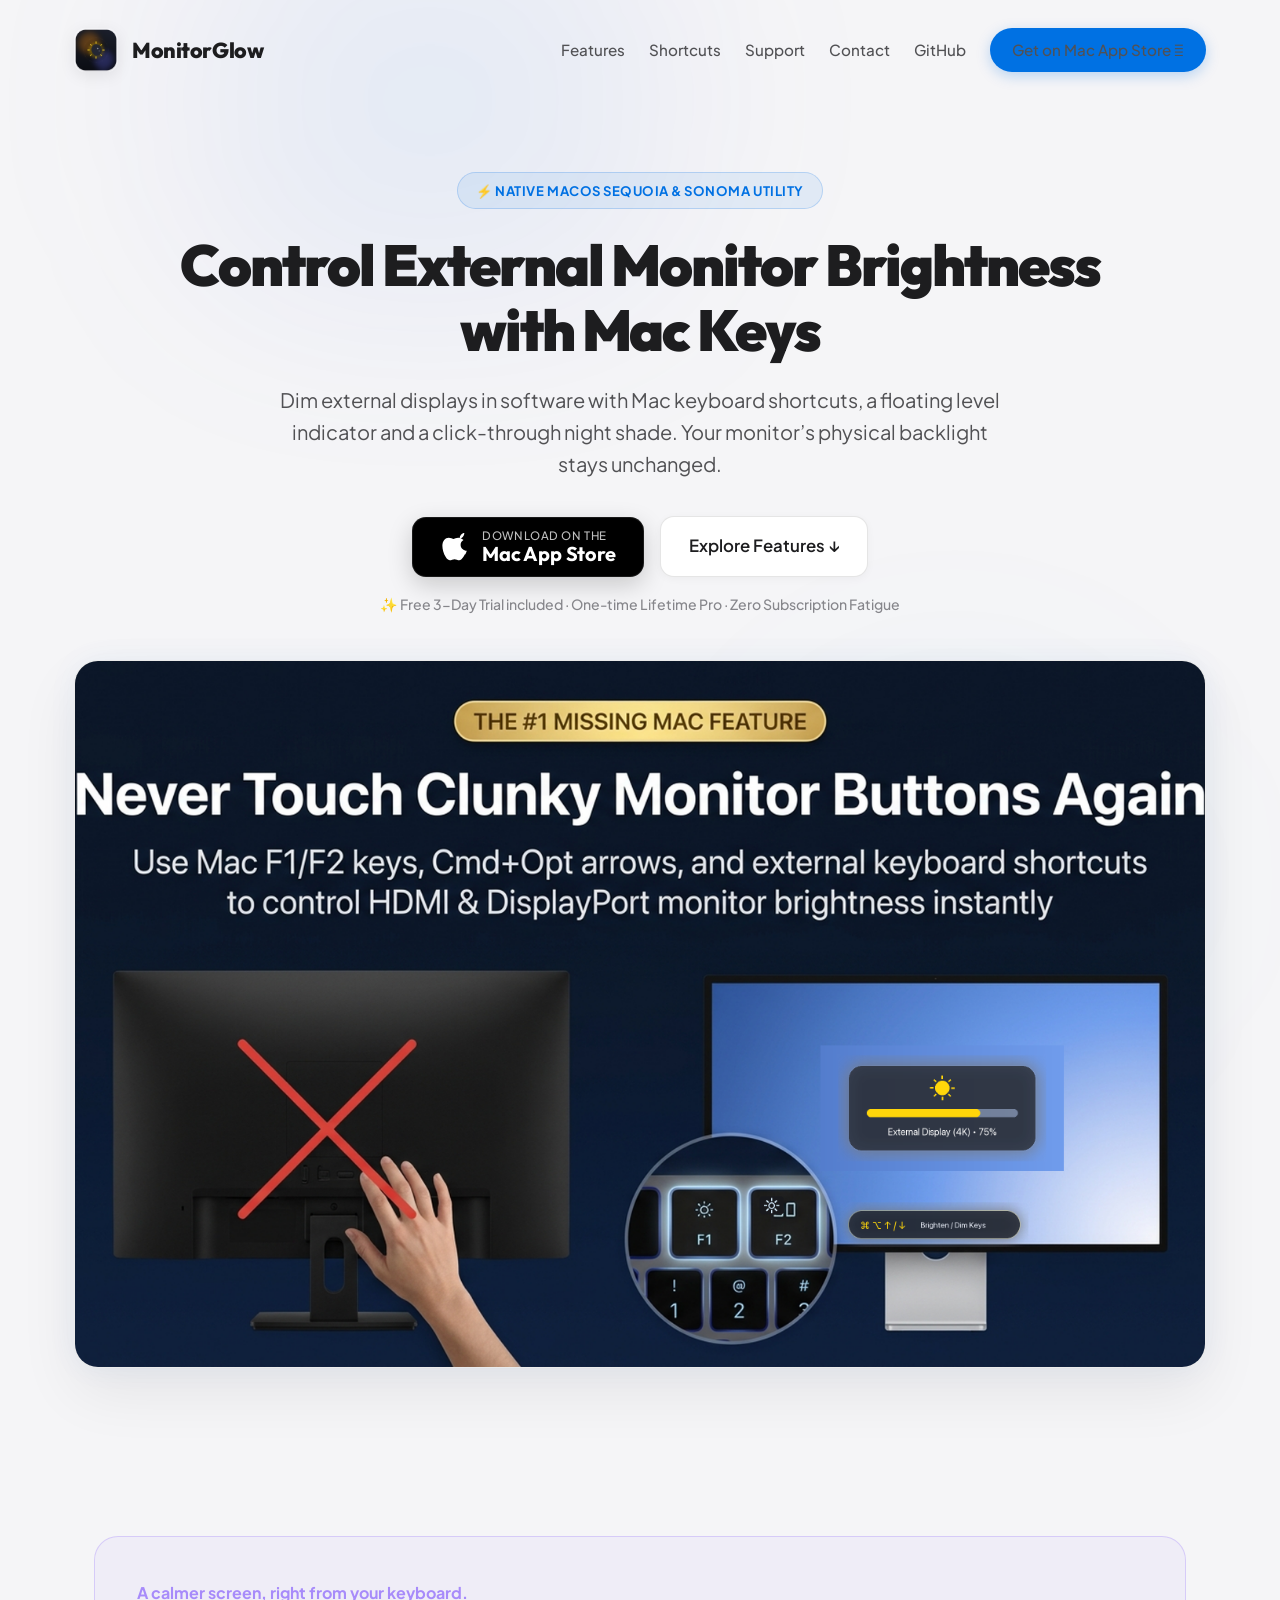
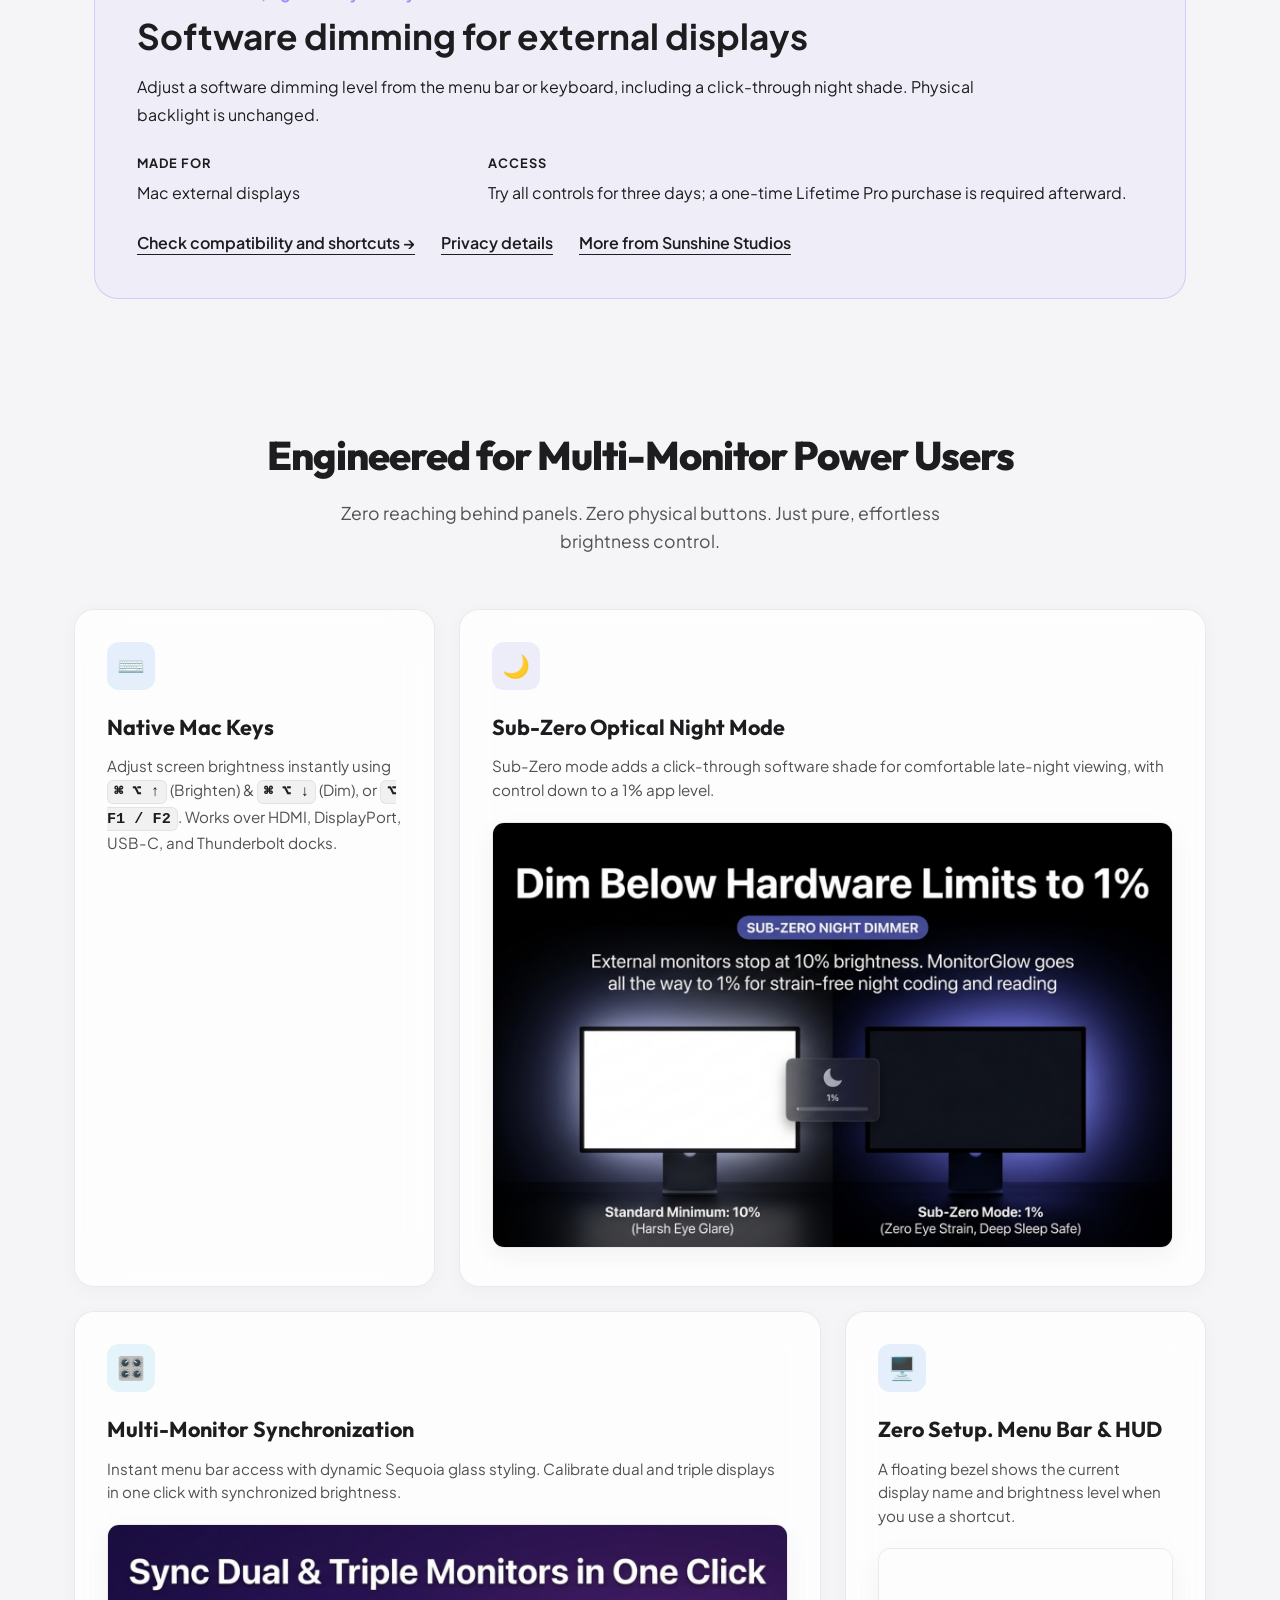
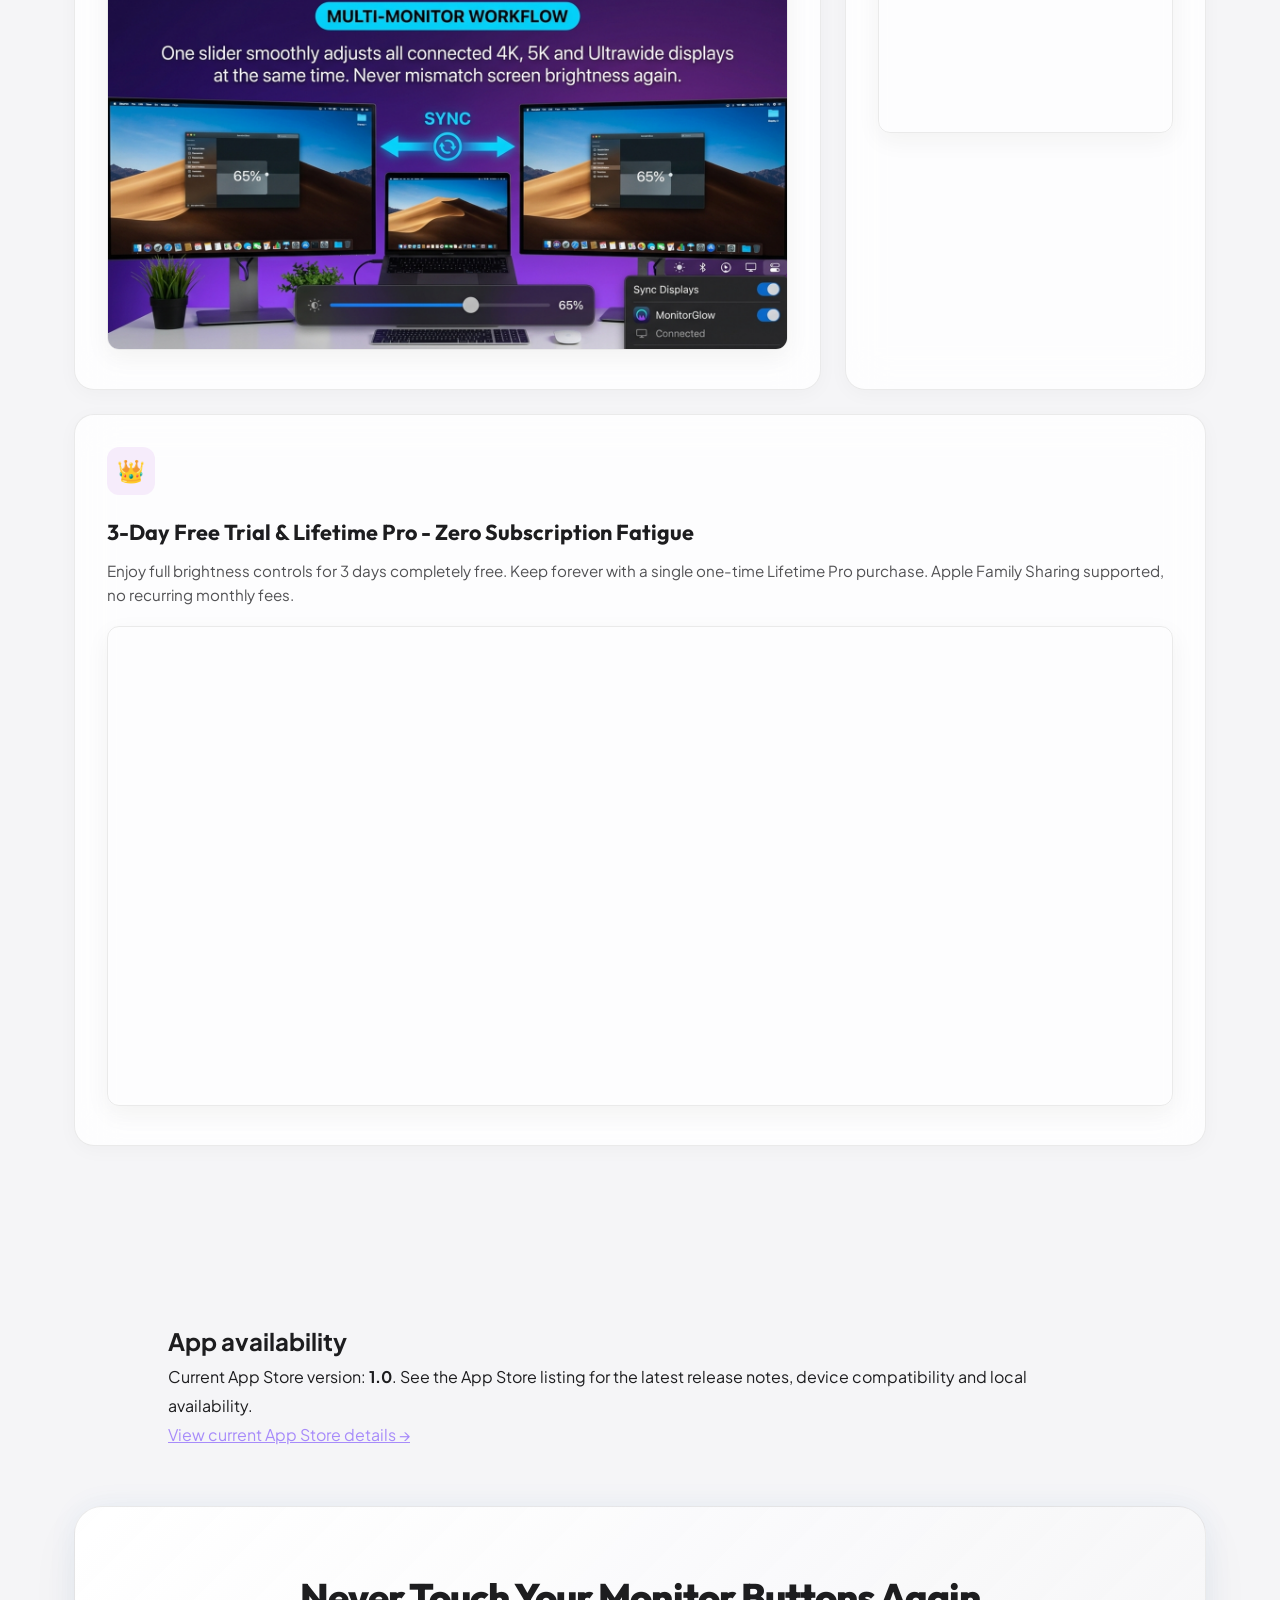
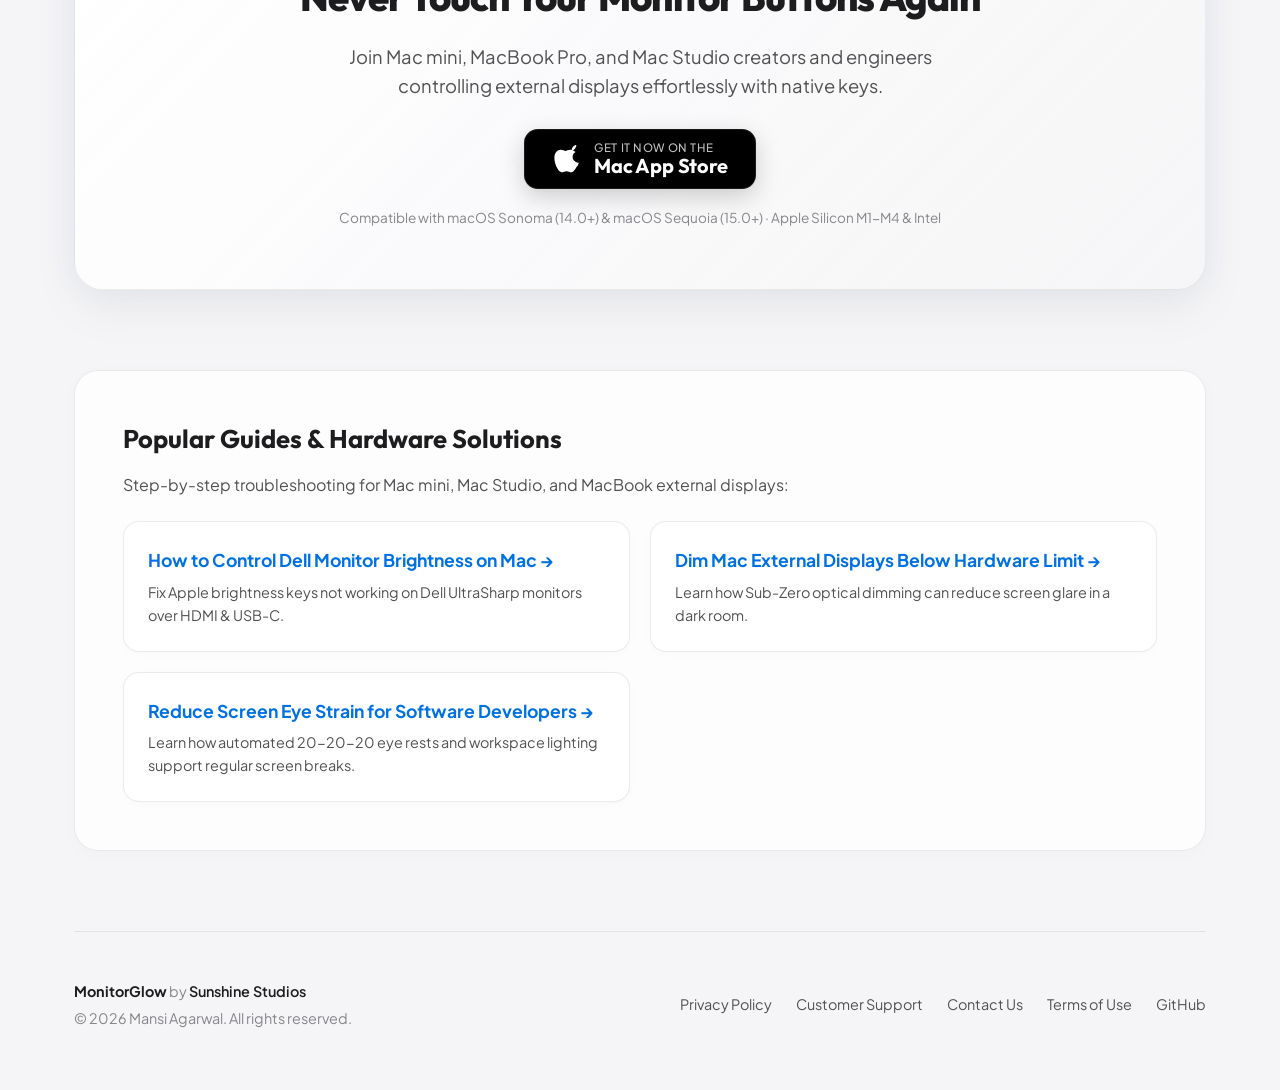
<file: index.html>
<!DOCTYPE html>

<html lang="en">
<head>
<meta charset="utf-8"/>
<meta content="width=device-width, initial-scale=1.0" name="viewport"/>
<meta content="themansigoel@gmail.com" name="author"/>
<meta content="b6d16b6ae4ff59e33f4691bc04bf511b" name="p:domain_verify"/>
<!-- Title & SEO Meta Tags (ASO & Search Intent Optimized) -->
<title>MonitorGlow - External Display Software Dimmer for Mac</title>
<meta content="Dim external displays with native Mac keyboard shortcuts (⌘⌥↑↓), Sub-Zero night mode down to 1%, and a floating HUD over HDMI, DisplayPort &amp; USB-C. Download on the Mac App Store." name="description"/>
<meta content="external monitor brightness mac, mac brightness keys hdmi, dell monitor brightness mac, mac external display keyboard shortcuts, sub-zero night dimmer mac, screen dimmer mac, macos sequoia monitor brightness, usb-c monitor brightness mac" name="keywords"/>
<link href="https://themansigoel.github.io/monitorglow-web/" rel="canonical"/>
<!-- Multi-Locale Alternate Tags for Global SEO -->
<link href="https://themansigoel.github.io/monitorglow-web/" hreflang="x-default" rel="alternate"/>
<link href="https://themansigoel.github.io/monitorglow-web/" hreflang="en" rel="alternate"/>
<link href="https://themansigoel.github.io/monitorglow-web/" hreflang="de" rel="alternate"/>
<link href="https://themansigoel.github.io/monitorglow-web/" hreflang="fr" rel="alternate"/>
<link href="https://themansigoel.github.io/monitorglow-web/" hreflang="ja" rel="alternate"/>
<link href="https://themansigoel.github.io/monitorglow-web/" hreflang="zh-Hans" rel="alternate"/>
<!-- Favicon & Icons -->
<link href="assets/app_icon.png" rel="icon" type="image/png"/>
<link href="assets/app_icon.png" rel="apple-touch-icon"/>
<link href="site.webmanifest" rel="manifest"/>
<!-- Open Graph / Social Sharing (OG) -->
<meta content="website" property="og:type"/>
<meta content="https://themansigoel.github.io/monitorglow-web/" property="og:url"/>
<meta content="MonitorGlow - External Display Software Dimmer for Mac" property="og:title"/>
<meta content="Control external monitor brightness directly with Mac keyboard shortcuts (⌘⌥↑↓), Sub-Zero night dimming down to 1%, and floating HUD. Available on the Mac App Store." property="og:description"/>
<meta content="https://themansigoel.github.io/monitorglow-web/assets/benefit_01_never_touch_buttons.png" property="og:image"/>
<!-- Twitter Card -->
<meta content="summary_large_image" name="twitter:card"/>
<meta content="MonitorGlow - External Display Software Dimmer for Mac" name="twitter:title"/>
<meta content="Seamless keyboard brightness control (⌘⌥↑↓) &amp; Sub-Zero night dimming for external monitors on macOS. Download on Mac App Store." name="twitter:description"/>
<meta content="https://themansigoel.github.io/monitorglow-web/assets/benefit_01_never_touch_buttons.png" name="twitter:image"/>
<!-- Fonts -->
<link href="https://fonts.googleapis.com" rel="preconnect"/>
<link crossorigin="" href="https://fonts.gstatic.com" rel="preconnect"/>
<link href="https://fonts.googleapis.com/css2?family=Plus+Jakarta+Sans:wght@300;400;500;600;700;800&amp;family=Outfit:wght@500;600;700;800;900&amp;display=swap" rel="stylesheet"/>
<!-- Schema.org SoftwareApplication JSON-LD (Rich Snippets & GEO) -->
<script type="application/ld+json">{
  "@context": "https://schema.org",
  "@type": "SoftwareApplication",
  "name": "Brightness - MonitorGlow",
  "operatingSystem": "macOS 14.0 or later (Sonoma, Sequoia)",
  "applicationCategory": "UtilitiesApplication",
  "softwareVersion": "1.0",
  "downloadUrl": "https://apps.apple.com/app/brightness-monitorglow/id6808904482",
  "installUrl": "https://apps.apple.com/app/brightness-monitorglow/id6808904482",
  "offers": {
    "@type": "Offer",
    "price": "0",
    "priceCurrency": "USD",
    "description": "Free download with full 3-day trial and optional one-time Lifetime Pro purchase"
  },
  "description": "MonitorGlow is a native macOS menu bar utility for external display brightness control using Mac keyboard shortcuts (⌘⌥↑↓), Sub-Zero night dimming down to 1%, and a floating Apple-grade HUD. Full controls are available during a 3-day trial and with Lifetime Pro.",
  "featureList": [
    "Native Mac Keyboard Shortcuts: ⌘⌥↑ (Brighten) & ⌘⌥↓ (Dim), Option+F1/F2, Ctrl+F1/F2",
    "Sub-Zero Night Mode: Software dimming to 1% below monitor hardware limits",
    "Floating OSD Bezel: Real-time HUD showing display name and brightness level",
    "Liquid Glass Menu Bar Popover: Quick presets (100% Day, 75% Work, 50% Relax, 5% Sub-Zero)",
    "Dual & Multi-Monitor Sync: Seamlessly synchronize multiple desktop screens",
    "Lifetime Pro License: One-time purchase, zero subscriptions, Family Sharing supported"
  ],
  "screenshot": [
    "https://themansigoel.github.io/monitorglow-web/assets/benefit_01_never_touch_buttons.png",
    "https://themansigoel.github.io/monitorglow-web/assets/benefit_02_sub_zero_night_dimmer.png",
    "https://themansigoel.github.io/monitorglow-web/assets/benefit_03_multi_monitor_sync.png",
    "https://themansigoel.github.io/monitorglow-web/assets/benefit_04_native_menubar_hud.png",
    "https://themansigoel.github.io/monitorglow-web/assets/benefit_05_lifetime_pro_license.png"
  ],
  "author": {
    "@type": "Organization",
    "name": "Sunshine Studios",
    "email": "themansigoel@gmail.com",
    "url": "https://themansigoel.github.io/"
  }
}</script>
<!-- FAQPage Schema for Google AI Overviews & Rich Results (GEO / AEO) -->
<script type="application/ld+json">{
  "@context": "https://schema.org",
  "@type": "FAQPage",
  "mainEntity": [
    {
      "@type": "Question",
      "name": "How do I control external monitor brightness with Mac keyboard keys?",
      "acceptedAnswer": {
        "@type": "Answer",
        "text": "MonitorGlow runs in your macOS menu bar and maps Option + F1 / F2, Command + Option + Arrow Keys, or Control + F1 / F2 directly to your connected external monitor over HDMI, DisplayPort, or USB-C."
      }
    },
    {
      "@type": "Question",
      "name": "Does MonitorGlow work with HDMI, DisplayPort, USB-C, and Thunderbolt displays?",
      "acceptedAnswer": {
        "@type": "Answer",
        "text": "MonitorGlow can dim external display setups in software. Gamma controls are used when available, with a click-through shade as a fallback. It works across HDMI, DisplayPort, USB-C, and Thunderbolt connections."
      }
    },
    {
      "@type": "Question",
      "name": "Can MonitorGlow dim my display below its minimum hardware brightness?",
      "acceptedAnswer": {
        "@type": "Answer",
        "text": "Sub-Zero mode adds a software shade for a darker image than the monitor's lowest backlight setting. The 1% level is an app control value, not a measured physical brightness."
      }
    }
  ]
}</script>
<style>
        :root {
            --bg-base: #F5F5F7;
            --bg-card: rgba(255, 255, 255, 0.82);
            --border-glass: rgba(0, 0, 0, 0.08);
            --border-hover: rgba(0, 113, 227, 0.35);
            --text-primary: #1D1D1F;
            --text-secondary: #515154;
            --text-muted: #86868B;
            --apple-blue: #0071E3;
            --apple-blue-hover: #0077ED;
            --apple-indigo: #5856D6;
            --apple-cyan: #0077ED;
            --apple-purple: #AF52DE;
            --glow-blue: rgba(0, 113, 227, 0.12);
            --ease-out: cubic-bezier(0.16, 1, 0.3, 1);
        }

        * { margin: 0; padding: 0; box-sizing: border-box; -webkit-font-smoothing: antialiased; }
        body {
            background-color: var(--bg-base);
            color: var(--text-primary);
            font-family: -apple-system, BlinkMacSystemFont, 'Plus Jakarta Sans', sans-serif;
            overflow-x: hidden;
            line-height: 1.6;
        }

        /* Ambient Apple Glows */
        .ambient-glow-sun {
            position: absolute;
            top: -140px;
            left: 50%;
            transform: translateX(-50%);
            width: 850px;
            height: 480px;
            background: radial-gradient(circle, rgba(0, 113, 227, 0.08) 0%, rgba(88, 86, 214, 0.04) 50%, transparent 70%);
            filter: blur(80px);
            pointer-events: none;
            z-index: 0;
        }

        .ambient-glow-moon {
            position: absolute;
            top: 620px;
            right: -80px;
            width: 650px;
            height: 520px;
            background: radial-gradient(circle, rgba(50, 173, 230, 0.06) 0%, transparent 65%);
            filter: blur(90px);
            pointer-events: none;
            z-index: 0;
        }

        .container {
            max-width: 1180px;
            margin: 0 auto;
            padding: 0 24px;
            position: relative;
            z-index: 1;
        }

        /* Nav */
        header {
            padding: 28px 0;
            display: flex;
            align-items: center;
            justify-content: space-between;
        }
        .brand {
            display: flex;
            align-items: center;
            gap: 14px;
            text-decoration: none;
            color: var(--text-primary);
        }
        .brand img {
            width: 44px;
            height: 44px;
            border-radius: 11px;
            box-shadow: 0 4px 16px rgba(0, 0, 0, 0.08);
        }
        .brand-text {
            font-family: 'Outfit', -apple-system, BlinkMacSystemFont, sans-serif;
            font-weight: 800;
            font-size: 1.35rem;
            letter-spacing: -0.02em;
            color: var(--text-primary);
        }
        .nav-links {
            display: flex;
            gap: 24px;
            align-items: center;
        }
        .nav-links a {
            color: var(--text-secondary);
            text-decoration: none;
            font-size: 0.95rem;
            font-weight: 500;
            transition: color 0.2s;
        }
        .nav-links a:hover { color: var(--apple-blue); }
        .btn-download {
            background: var(--apple-blue);
            color: #fff;
            padding: 10px 22px;
            border-radius: 999px;
            font-weight: 600;
            font-size: 0.9rem;
            text-decoration: none;
            box-shadow: 0 4px 14px rgba(0, 113, 227, 0.25);
            transition: transform 0.2s, box-shadow 0.2s, background 0.2s;
        }
        .btn-download:hover {
            background: var(--apple-blue-hover);
            transform: translateY(-1px);
            box-shadow: 0 6px 20px rgba(0, 113, 227, 0.38);
        }

        /* Hero */
        .hero {
            text-align: center;
            padding: 72px 0 56px;
        }
        .pill-badge {
            display: inline-flex;
            align-items: center;
            gap: 8px;
            padding: 7px 18px;
            border-radius: 999px;
            background: rgba(0, 113, 227, 0.08);
            border: 1px solid rgba(0, 113, 227, 0.2);
            font-size: 0.82rem;
            font-weight: 700;
            letter-spacing: 0.04em;
            color: var(--apple-blue);
            margin-bottom: 24px;
            text-transform: uppercase;
        }
        .hero h1 {
            font-family: 'Outfit', -apple-system, BlinkMacSystemFont, sans-serif;
            font-size: 3.6rem;
            font-weight: 900;
            line-height: 1.12;
            letter-spacing: -0.035em;
            margin-bottom: 22px;
            max-width: 960px;
            margin-left: auto;
            margin-right: auto;
            color: var(--text-primary);
        }
        .hero p {
            font-size: 1.25rem;
            color: var(--text-secondary);
            max-width: 720px;
            margin: 0 auto 36px;
            font-weight: 400;
        }
        .hero-actions {
            display: flex;
            justify-content: center;
            align-items: center;
            gap: 16px;
            margin-bottom: 16px;
            flex-wrap: wrap;
        }
        .cta-appstore {
            display: inline-flex;
            align-items: center;
            gap: 14px;
            background: #000000;
            color: #FFFFFF;
            padding: 12px 28px;
            border-radius: 14px;
            text-decoration: none;
            box-shadow: 0 8px 24px rgba(0, 0, 0, 0.18), 0 0 0 1px rgba(255, 255, 255, 0.1) inset;
            transition: all 0.25s var(--ease-out);
        }
        .cta-appstore:hover {
            background: #1D1D1F;
            transform: translateY(-2px);
            box-shadow: 0 12px 30px rgba(0, 0, 0, 0.28);
        }
        .cta-appstore svg {
            width: 28px;
            height: 28px;
            fill: #FFFFFF;
            flex-shrink: 0;
        }
        .cta-appstore-text {
            display: flex;
            flex-direction: column;
            text-align: left;
            line-height: 1.15;
        }
        .cta-appstore-sub {
            font-size: 0.72rem;
            text-transform: uppercase;
            letter-spacing: 0.05em;
            color: rgba(255, 255, 255, 0.75);
            font-weight: 500;
        }
        .cta-appstore-title {
            font-family: 'Outfit', -apple-system, BlinkMacSystemFont, sans-serif;
            font-size: 1.25rem;
            font-weight: 700;
            letter-spacing: -0.01em;
            color: #FFFFFF;
        }
        .hero-trial-note {
            font-size: 0.88rem;
            color: var(--text-muted);
            margin-bottom: 44px;
            font-weight: 500;
        }
        .cta-primary {
            background: var(--apple-blue);
            color: #FFFFFF;
            padding: 16px 36px;
            border-radius: 14px;
            font-weight: 700;
            font-size: 1.05rem;
            text-decoration: none;
            box-shadow: 0 6px 22px rgba(0, 113, 227, 0.3);
            transition: all 0.25s var(--ease-out);
        }
        .cta-primary:hover {
            background: var(--apple-blue-hover);
            transform: translateY(-2px);
            box-shadow: 0 10px 28px rgba(0, 113, 227, 0.42);
        }
        .cta-secondary {
            background: #FFFFFF;
            color: var(--text-primary);
            padding: 16px 28px;
            border-radius: 14px;
            font-weight: 600;
            font-size: 1.05rem;
            text-decoration: none;
            border: 1px solid rgba(0, 0, 0, 0.1);
            box-shadow: 0 2px 8px rgba(0, 0, 0, 0.04);
            transition: all 0.2s;
        }
        .cta-secondary:hover {
            background: #F5F5F7;
            border-color: rgba(0, 0, 0, 0.18);
        }

        /* Bottom Call to Action Banner */
        .bottom-cta-banner {
            background: linear-gradient(135deg, rgba(255, 255, 255, 0.95), rgba(245, 245, 247, 0.85));
            border: 1px solid var(--border-glass);
            border-radius: 28px;
            padding: 60px 32px;
            text-align: center;
            margin-bottom: 80px;
            box-shadow: 0 20px 50px rgba(0, 0, 0, 0.05), 0 0 30px rgba(0, 113, 227, 0.06);
            position: relative;
            overflow: hidden;
        }
        .bottom-cta-banner h2 {
            font-family: 'Outfit', -apple-system, BlinkMacSystemFont, sans-serif;
            font-size: 2.4rem;
            font-weight: 800;
            letter-spacing: -0.025em;
            margin-bottom: 14px;
            color: var(--text-primary);
        }
        .bottom-cta-banner p {
            font-size: 1.15rem;
            color: var(--text-secondary);
            max-width: 620px;
            margin: 0 auto;
        }
        .bottom-cta-subtext {
            font-size: 0.85rem !important;
            color: var(--text-muted) !important;
            margin-top: 18px !important;
        }

        /* Hero Showcase Visual */
        .showcase-visual {
            position: relative;
            border-radius: 24px;
            overflow: hidden;
            border: 1px solid var(--border-glass);
            background: #FFFFFF;
            box-shadow: 0 24px 60px rgba(0, 0, 0, 0.07), 0 0 30px rgba(0, 113, 227, 0.05);
            margin-bottom: 80px;
        }
        .showcase-visual img {
            width: 100%;
            height: auto;
            display: block;
        }

        /* Bento Grid Features */
        .bento-section {
            padding: 60px 0 90px;
        }
        .section-header {
            text-align: center;
            margin-bottom: 54px;
        }
        .section-header h2 {
            font-family: 'Outfit', -apple-system, BlinkMacSystemFont, sans-serif;
            font-size: 2.5rem;
            font-weight: 800;
            letter-spacing: -0.025em;
            margin-bottom: 12px;
            color: var(--text-primary);
        }
        .section-header p {
            color: var(--text-secondary);
            font-size: 1.1rem;
            max-width: 620px;
            margin: 0 auto;
        }

        .bento-grid {
            display: grid;
            grid-template-columns: repeat(3, 1fr);
            gap: 24px;
        }
        .bento-card {
            background: var(--bg-card);
            border: 1px solid var(--border-glass);
            border-radius: 20px;
            padding: 32px;
            backdrop-filter: saturate(180%) blur(20px);
            -webkit-backdrop-filter: saturate(180%) blur(20px);
            box-shadow: 0 4px 20px rgba(0, 0, 0, 0.03);
            transition: transform 0.25s var(--ease-out), border-color 0.25s, box-shadow 0.25s;
            display: flex;
            flex-direction: column;
            justify-content: space-between;
        }
        .bento-card:hover {
            transform: translateY(-4px);
            border-color: var(--border-hover);
            box-shadow: 0 14px 34px rgba(0, 0, 0, 0.06);
        }
        .bento-card.span-2 {
            grid-column: span 2;
        }
        .bento-icon {
            width: 48px;
            height: 48px;
            border-radius: 12px;
            display: flex;
            align-items: center;
            justify-content: center;
            font-size: 1.4rem;
            margin-bottom: 20px;
        }
        .icon-blue { background: rgba(0, 113, 227, 0.1); color: var(--apple-blue); }
        .icon-indigo { background: rgba(88, 86, 214, 0.1); color: var(--apple-indigo); }
        .icon-cyan { background: rgba(50, 173, 230, 0.12); color: #0077ED; }
        .icon-purple { background: rgba(175, 82, 222, 0.1); color: var(--apple-purple); }

        .bento-card h3 {
            font-family: 'Outfit', -apple-system, BlinkMacSystemFont, sans-serif;
            font-size: 1.35rem;
            margin-bottom: 10px;
            color: var(--text-primary);
        }
        .bento-card p {
            color: var(--text-secondary);
            font-size: 0.95rem;
            line-height: 1.55;
        }
        .bento-card code {
            background: rgba(0, 0, 0, 0.05);
            color: var(--text-primary);
            border: 1px solid rgba(0, 0, 0, 0.06);
            padding: 2px 6px;
            border-radius: 6px;
            font-weight: 600;
        }
        .bento-card img {
            width: 100%;
            border-radius: 12px;
            margin-top: 20px;
            border: 1px solid var(--border-glass);
            box-shadow: 0 8px 24px rgba(0, 0, 0, 0.05);
        }

        /* SEO Guides / Problem Solution Links */
        .seo-guides-section {
            background: rgba(255, 255, 255, 0.75);
            border: 1px solid var(--border-glass);
            border-radius: 24px;
            padding: 48px;
            margin-bottom: 80px;
            box-shadow: 0 4px 20px rgba(0, 0, 0, 0.02);
        }
        .seo-guides-section h3 {
            font-family: 'Outfit', -apple-system, BlinkMacSystemFont, sans-serif;
            font-size: 1.6rem;
            margin-bottom: 12px;
            color: var(--text-primary);
        }
        .guides-grid {
            display: grid;
            grid-template-columns: repeat(2, 1fr);
            gap: 20px;
            margin-top: 24px;
        }
        .guide-card {
            background: #FFFFFF;
            border: 1px solid var(--border-glass);
            border-radius: 16px;
            padding: 24px;
            text-decoration: none;
            color: inherit;
            box-shadow: 0 2px 8px rgba(0, 0, 0, 0.02);
            transition: all 0.2s;
        }
        .guide-card:hover {
            border-color: var(--border-hover);
            transform: translateY(-2px);
            box-shadow: 0 8px 22px rgba(0, 0, 0, 0.06);
        }
        .guide-card h4 {
            color: var(--apple-blue);
            font-size: 1.1rem;
            margin-bottom: 6px;
        }
        .guide-card p {
            font-size: 0.9rem;
            color: var(--text-secondary);
        }

        /* Footer */
        footer {
            border-top: 1px solid var(--border-glass);
            padding: 48px 0 60px;
            color: var(--text-muted);
            font-size: 0.9rem;
        }
        .footer-content {
            display: flex;
            justify-content: space-between;
            align-items: center;
            flex-wrap: wrap;
            gap: 20px;
        }
        footer strong { color: var(--text-primary); }
        .footer-links {
            display: flex;
            gap: 24px;
        }
        .footer-links a {
            color: var(--text-secondary);
            text-decoration: none;
            transition: color 0.2s;
        }
        .footer-links a:hover { color: var(--apple-blue); }

        @media (max-width: 900px) {
            .hero h1 { font-size: 2.6rem; }
            .bento-grid { grid-template-columns: 1fr; }
            .bento-card.span-2 { grid-column: span 1; }
            .guides-grid { grid-template-columns: 1fr; }
        }
    </style>
<link href="site-polish.css" rel="stylesheet"/></head>
<body>
<div class="ambient-glow-sun"></div>
<div class="ambient-glow-moon"></div>
<div class="container">
<!-- Header -->
<header>
<a class="brand" href="index.html">
<img alt="MonitorGlow Icon" height="1024" src="assets/app_icon.png" width="1024"/>
<span class="brand-text">MonitorGlow</span>
</a>
<details class="studio-menu" open=""><summary>Menu</summary><div class="nav-links">
<a href="#features">Features</a>
<a href="#features">Shortcuts</a>
<a href="support.html">Support</a>
<a href="contact.html">Contact</a>
<a href="https://github.com/themansigoel/monitorglow-mac" rel="noopener" target="_blank">GitHub</a>
<a class="btn-download" href="https://apps.apple.com/app/brightness-monitorglow/id6808904482" rel="noopener" target="_blank">Get on Mac App Store </a>
</div></details>
</header>
<!-- Hero Section -->
<section class="hero">
<div class="pill-badge">⚡ Native macOS Sequoia &amp; Sonoma Utility</div>
<h1>Control External Monitor Brightness with Mac Keys</h1>
<p>Dim external displays in software with Mac keyboard shortcuts, a floating level indicator and a click-through night shade. Your monitor’s physical backlight stays unchanged.</p>
<div class="hero-actions">
<a class="cta-appstore" href="https://apps.apple.com/app/brightness-monitorglow/id6808904482" rel="noopener" target="_blank">
<svg fill="currentColor" viewbox="0 0 170 170">
<path d="M150.37 130.25c-2.45 5.66-5.35 10.87-8.71 15.66-4.58 6.53-8.33 11.05-11.22 13.56-4.48 4.12-9.28 6.23-14.42 6.35-3.69 0-8.14-1.05-13.32-3.18-5.19-2.12-9.97-3.17-14.34-3.17-4.58 0-9.49 1.05-14.75 3.17-5.26 2.13-9.5 3.24-12.74 3.35-4.35.13-9.16-1.9-14.42-6.08-3.7-3.04-7.58-7.78-11.65-14.23-6.42-10.13-11.43-21.43-15.02-33.89-3.59-12.46-5.38-23.77-5.38-33.93 0-14.81 3.73-26.68 11.19-35.61 7.46-8.93 16.71-13.49 27.76-13.68 4.9.11 10.33 1.34 16.29 3.69 5.96 2.35 9.9 3.61 11.83 3.78 2.29-.33 6.64-1.74 13.06-4.23 6.42-2.49 12.08-3.61 16.98-3.36 12.98.87 23.32 5.66 31.02 14.37-11.75 7.18-17.51 17.08-17.29 29.69.22 9.8 4.03 17.95 11.43 24.45 7.4 6.5 16.09 10.22 26.08 11.16-2.29 7.08-5.12 14.16-8.5 21.25zM119.22 31.84c0-7.39 2.68-14.38 8.04-20.97 5.36-6.59 12.07-10.58 20.13-11.97.22 1.09.33 2.07.33 2.94 0 7.39-2.78 14.49-8.33 21.3-5.55 6.81-12.46 10.87-20.73 12.18-.11-1.09-.17-1.96-.17-2.61z"></path>
</svg>
<div class="cta-appstore-text">
<span class="cta-appstore-sub">Download on the</span>
<span class="cta-appstore-title">Mac App Store</span>
</div>
</a>
<a class="cta-secondary" href="#features">Explore Features ↓</a>
</div>
<div class="hero-trial-note">✨ Free 3-Day Trial included · One-time Lifetime Pro · Zero Subscription Fatigue</div>
<div class="showcase-visual">
<img alt="MonitorGlow Keyboard Brightness Control — Never Touch Monitor Buttons Again" decoding="async" height="1800" loading="eager" src="assets/benefit_01_never_touch_buttons.png" width="2880"/>
</div>
</section><section aria-labelledby="app-summary-title" class="studio-app-summary"><p class="studio-eyebrow">A calmer screen, right from your keyboard.</p><h2 id="app-summary-title">Software dimming for external displays</h2><p>Adjust a software dimming level from the menu bar or keyboard, including a click-through night shade. Physical backlight is unchanged.</p><dl><div><dt>Made for</dt><dd>Mac external displays</dd></div><div><dt>Access</dt><dd>Try all controls for three days; a one-time Lifetime Pro purchase is required afterward.</dd></div></dl><div class="studio-summary-links"><a href="support.html">Check compatibility and shortcuts <span aria-hidden="true">→</span></a><a href="privacy.html">Privacy details</a><a href="https://themansigoel.github.io/">More from Sunshine Studios</a></div></section>
<!-- Bento Grid Section -->
<section class="bento-section" id="features">
<div class="section-header">
<h2>Engineered for Multi-Monitor Power Users</h2>
<p>Zero reaching behind panels. Zero physical buttons. Just pure, effortless brightness control.</p>
</div>
<div class="bento-grid">
<!-- Bento Card 1: Shortcuts -->
<div class="bento-card">
<div>
<div class="bento-icon icon-blue">⌨️</div>
<h3>Native Mac Keys</h3>
<p>Adjust screen brightness instantly using <code>⌘ ⌥ ↑</code> (Brighten) &amp; <code>⌘ ⌥ ↓</code> (Dim), or <code>⌥ F1 / F2</code>. Works over HDMI, DisplayPort, USB-C, and Thunderbolt docks.</p>
</div>
</div>
<!-- Bento Card 2: Sub-Zero Mode (Span 2) -->
<div class="bento-card span-2">
<div>
<div class="bento-icon icon-indigo">🌙</div>
<h3>Sub-Zero Optical Night Mode</h3>
<p>Sub-Zero mode adds a click-through software shade for comfortable late-night viewing, with control down to a 1% app level.</p>
<img alt="Sub-Zero Night Mode Visual" height="1800" src="assets/benefit_02_sub_zero_night_dimmer.png" width="2880"/>
</div>
</div>
<!-- Bento Card 3: Liquid Glass (Span 2) -->
<div class="bento-card span-2">
<div>
<div class="bento-icon icon-cyan">🎛️</div>
<h3>Multi-Monitor Synchronization</h3>
<p>Instant menu bar access with dynamic Sequoia glass styling. Calibrate dual and triple displays in one click with synchronized brightness.</p>
<img alt="Multi-Monitor Display Sync Visual" decoding="async" height="1800" loading="lazy" src="assets/benefit_03_multi_monitor_sync.png" width="2880"/>
</div>
</div>
<!-- Bento Card 4: Hardware HUD -->
<div class="bento-card">
<div>
<div class="bento-icon icon-blue">🖥️</div>
<h3>Zero Setup. Menu Bar &amp; HUD</h3>
<p>A floating bezel shows the current display name and brightness level when you use a shortcut.</p>
<img alt="Floating HUD &amp; Menu Bar Visual" decoding="async" height="1800" loading="lazy" src="assets/benefit_04_native_menubar_hud.png" width="2880"/>
</div>
</div>
<!-- Bento Card 5: Lifetime Pro (Span 3) -->
<div class="bento-card" style="grid-column: span 3;">
<div>
<div class="bento-icon icon-purple">👑</div>
<h3>3-Day Free Trial &amp; Lifetime Pro - Zero Subscription Fatigue</h3>
<p>Enjoy full brightness controls for 3 days completely free. Keep forever with a single one-time Lifetime Pro purchase. Apple Family Sharing supported, no recurring monthly fees.</p>
<img alt="Lifetime Pro License Visual" decoding="async" height="1800" loading="lazy" src="assets/benefit_05_lifetime_pro_license.png" style="max-height: 480px; object-fit: cover; object-position: top;" width="2880"/>
</div>
</div>
</div>
</section>
<!-- Version History & Updates Section -->
<section id="updates" style="max-width: 1040px; margin: 60px auto 0; padding: 0 24px;"><div class="studio-release"><h2>App availability</h2><p>Current App Store version: <strong>1.0</strong>. See the App Store listing for the latest release notes, device compatibility and local availability.</p><a href="https://apps.apple.com/app/id6808904482">View current App Store details →</a></div></section>
<!-- Bottom Call to Action Banner -->
<section class="bottom-cta-banner">
<h2>Never Touch Your Monitor Buttons Again</h2>
<p>Join Mac mini, MacBook Pro, and Mac Studio creators and engineers controlling external displays effortlessly with native keys.</p>
<div style="margin-top: 28px;">
<a class="cta-appstore" href="https://apps.apple.com/app/brightness-monitorglow/id6808904482" rel="noopener" target="_blank">
<svg fill="currentColor" viewbox="0 0 170 170">
<path d="M150.37 130.25c-2.45 5.66-5.35 10.87-8.71 15.66-4.58 6.53-8.33 11.05-11.22 13.56-4.48 4.12-9.28 6.23-14.42 6.35-3.69 0-8.14-1.05-13.32-3.18-5.19-2.12-9.97-3.17-14.34-3.17-4.58 0-9.49 1.05-14.75 3.17-5.26 2.13-9.5 3.24-12.74 3.35-4.35.13-9.16-1.9-14.42-6.08-3.7-3.04-7.58-7.78-11.65-14.23-6.42-10.13-11.43-21.43-15.02-33.89-3.59-12.46-5.38-23.77-5.38-33.93 0-14.81 3.73-26.68 11.19-35.61 7.46-8.93 16.71-13.49 27.76-13.68 4.9.11 10.33 1.34 16.29 3.69 5.96 2.35 9.9 3.61 11.83 3.78 2.29-.33 6.64-1.74 13.06-4.23 6.42-2.49 12.08-3.61 16.98-3.36 12.98.87 23.32 5.66 31.02 14.37-11.75 7.18-17.51 17.08-17.29 29.69.22 9.8 4.03 17.95 11.43 24.45 7.4 6.5 16.09 10.22 26.08 11.16-2.29 7.08-5.12 14.16-8.5 21.25zM119.22 31.84c0-7.39 2.68-14.38 8.04-20.97 5.36-6.59 12.07-10.58 20.13-11.97.22 1.09.33 2.07.33 2.94 0 7.39-2.78 14.49-8.33 21.3-5.55 6.81-12.46 10.87-20.73 12.18-.11-1.09-.17-1.96-.17-2.61z"></path>
</svg>
<div class="cta-appstore-text">
<span class="cta-appstore-sub">Get it now on the</span>
<span class="cta-appstore-title">Mac App Store</span>
</div>
</a>
</div>
<p class="bottom-cta-subtext">Compatible with macOS Sonoma (14.0+) &amp; macOS Sequoia (15.0+) · Apple Silicon M1-M4 &amp; Intel</p>
</section>
<!-- SEO Problem-Solution Section (High Search Volume Landing Guides) -->
<section class="seo-guides-section">
<h3>Popular Guides &amp; Hardware Solutions</h3>
<p style="color: var(--text-secondary);">Step-by-step troubleshooting for Mac mini, Mac Studio, and MacBook external displays:</p>
<div class="guides-grid">
<a class="guide-card" href="dell-monitor-brightness-mac.html">
<h4>How to Control Dell Monitor Brightness on Mac →</h4>
<p>Fix Apple brightness keys not working on Dell UltraSharp monitors over HDMI &amp; USB-C.</p>
</a>
<a class="guide-card" href="sub-zero-night-dimmer-mac.html">
<h4>Dim Mac External Displays Below Hardware Limit →</h4>
<p>Learn how Sub-Zero optical dimming can reduce screen glare in a dark room.</p>
</a>
<a class="guide-card" href="https://themansigoel.github.io/stepaway/reduce-computer-eye-strain-developers.html">
<h4>Reduce Screen Eye Strain for Software Developers →</h4>
<p>Learn how automated 20-20-20 eye rests and workspace lighting support regular screen breaks.</p>
</a>
</div>
</section>
<!-- Footer -->
<footer>
<div class="footer-content">
<div>
<strong>MonitorGlow</strong> by <a href="https://themansigoel.github.io/" style="color: var(--text-primary); font-weight: 600; text-decoration: none;">Sunshine Studios</a>
<p style="margin-top: 4px;">© 2026 Mansi Agarwal. All rights reserved.</p>
</div>
<div class="footer-links">
<a href="privacy.html">Privacy Policy</a>
<a href="support.html">Customer Support</a>
<a href="contact.html">Contact Us</a>
<a href="https://www.apple.com/legal/internet-services/itunes/dev/stdeula/" rel="noopener" target="_blank">Terms of Use</a>
<a href="https://github.com/themansigoel/monitorglow-mac" rel="noopener" target="_blank">GitHub</a>
</div>
</div>
</footer>
</div>
<script defer="" src="site-polish.js"></script></body>
</html>
</file>
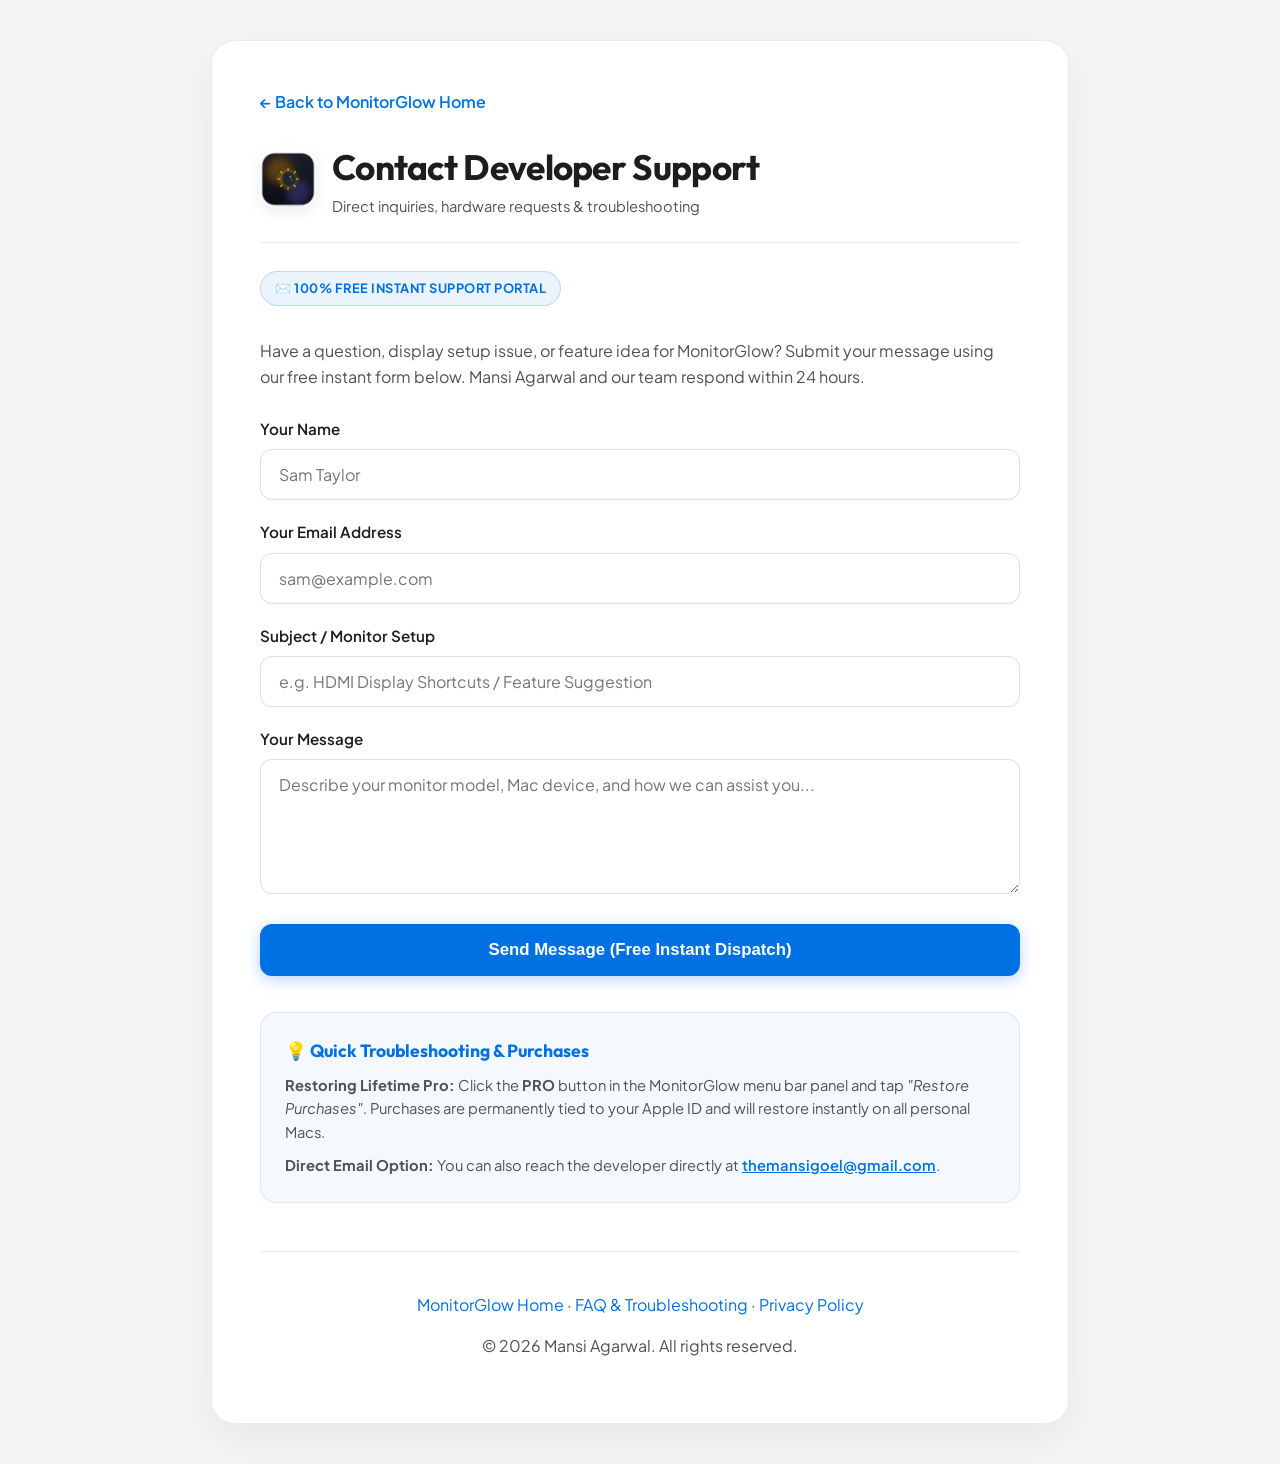
<file: contact.html>
<!DOCTYPE html>

<html lang="en">
<head>
<meta charset="utf-8"/>
<meta content="width=device-width, initial-scale=1.0" name="viewport"/>
<meta content="themansigoel@gmail.com" name="author"/>
<title>Contact Developer Support — MonitorGlow for macOS</title>
<meta content="Get 100% free instant support for MonitorGlow on macOS. Submit bug reports, feature requests, or questions regarding external display brightness and shortcuts." name="description"/>
<link href="https://themansigoel.github.io/monitorglow-web/contact.html" rel="canonical"/>
<link href="assets/app_icon.png" rel="icon" type="image/png"/>
<link href="assets/app_icon.png" rel="apple-touch-icon"/>
<link href="https://fonts.googleapis.com" rel="preconnect"/>
<link crossorigin="" href="https://fonts.gstatic.com" rel="preconnect"/>
<link href="https://fonts.googleapis.com/css2?family=Plus+Jakarta+Sans:wght@300;400;500;600;700;800&amp;family=Outfit:wght@500;600;700;800;900&amp;display=swap" rel="stylesheet"/>
<!-- Schema.org ContactPage JSON-LD (Rich Snippets, GEO & AEO) -->
<script type="application/ld+json">{
  "@context": "https://schema.org",
  "@type": "ContactPage",
  "name": "MonitorGlow Support & Contact",
  "description": "Instant 100% free developer support and inquiries for MonitorGlow macOS external display brightness utility.",
  "url": "https://themansigoel.github.io/monitorglow-web/contact.html",
  "mainEntity": {
    "@type": "Organization",
    "name": "Sunshine Studios",
    "url": "https://themansigoel.github.io/",
    "logo": "https://themansigoel.github.io/monitorglow-web/assets/app_icon.png",
    "contactPoint": {
      "@type": "ContactPoint",
      "contactType": "customer support",
      "email": "themansigoel@gmail.com",
      "availableLanguage": [
        "en",
        "de",
        "fr",
        "ja",
        "zh-Hans"
      ]
    }
  }
}</script>
<style>
        :root {
            --bg: #F5F5F7;
            --card-bg: rgba(255, 255, 255, 0.92);
            --border: rgba(0, 0, 0, 0.08);
            --border-hover: rgba(0, 113, 227, 0.35);
            --text-primary: #1D1D1F;
            --text-secondary: #515154;
            --accent: #0071E3;
            --accent-glow: rgba(0, 113, 227, 0.18);
        }
        body {
            background-color: var(--bg);
            color: var(--text-primary);
            font-family: -apple-system, BlinkMacSystemFont, 'Plus Jakarta Sans', sans-serif;
            margin: 0;
            padding: 40px 20px;
            line-height: 1.6;
        }
        .container {
            max-width: 760px;
            margin: 0 auto;
            background: var(--card-bg);
            border: 1px solid var(--border);
            border-radius: 24px;
            padding: 48px;
            backdrop-filter: saturate(180%) blur(24px);
            -webkit-backdrop-filter: saturate(180%) blur(24px);
            box-shadow: 0 16px 44px rgba(0, 0, 0, 0.06);
        }
        .header {
            display: flex;
            align-items: center;
            gap: 16px;
            margin-bottom: 28px;
            border-bottom: 1px solid var(--border);
            padding-bottom: 24px;
        }
        .header img {
            width: 56px;
            height: 56px;
            border-radius: 14px;
            box-shadow: 0 4px 16px rgba(0, 0, 0, 0.08);
        }
        h1, h2, h3, h4 { font-family: 'Outfit', -apple-system, BlinkMacSystemFont, sans-serif; }
        h1 { font-size: 2.2rem; margin: 0; letter-spacing: -0.02em; color: var(--text-primary); }
        p { color: var(--text-secondary); font-size: 1rem; }
        .badge-pill {
            display: inline-flex;
            align-items: center;
            gap: 6px;
            padding: 6px 14px;
            border-radius: 999px;
            background: rgba(0, 113, 227, 0.08);
            border: 1px solid rgba(0, 113, 227, 0.2);
            font-size: 0.8rem;
            font-weight: 700;
            color: var(--accent);
            margin-bottom: 16px;
            text-transform: uppercase;
            letter-spacing: 0.04em;
        }
        .form-group {
            display: flex;
            flex-direction: column;
            gap: 8px;
            margin-bottom: 20px;
        }
        .form-group label {
            font-size: 0.95rem;
            font-weight: 600;
            color: var(--text-primary);
        }
        .form-input {
            background: #FFFFFF;
            border: 1px solid rgba(0, 0, 0, 0.12);
            border-radius: 12px;
            padding: 14px 18px;
            font-size: 1rem;
            color: var(--text-primary);
            font-family: inherit;
            outline: none;
            transition: all 0.2s;
        }
        .form-input:focus {
            border-color: var(--accent);
            box-shadow: 0 0 0 3px var(--accent-glow);
            background: #FFFFFF;
        }
        .btn-submit {
            background: var(--accent);
            color: #fff;
            border: none;
            border-radius: 12px;
            padding: 16px;
            font-size: 1.05rem;
            font-weight: 700;
            cursor: pointer;
            box-shadow: 0 4px 16px rgba(0, 113, 227, 0.28);
            transition: transform 0.2s, box-shadow 0.2s, background 0.2s;
            width: 100%;
            margin-top: 10px;
        }
        .btn-submit:hover {
            background: #0077ED;
            transform: translateY(-2px);
            box-shadow: 0 6px 22px rgba(0, 113, 227, 0.4);
        }
        .info-card {
            background: rgba(0, 113, 227, 0.04);
            border: 1px solid rgba(0, 113, 227, 0.12);
            border-radius: 16px;
            padding: 24px;
            margin-top: 36px;
        }
        .info-card h4 {
            color: var(--accent);
            font-size: 1.1rem;
            margin-top: 0;
            margin-bottom: 8px;
        }
        .info-card p {
            font-size: 0.92rem;
            margin: 0;
            line-height: 1.6;
        }
        .back-link {
            display: inline-flex;
            align-items: center;
            gap: 8px;
            margin-bottom: 24px;
            color: var(--accent);
            text-decoration: none;
            font-weight: 600;
            transition: transform 0.2s;
        }
        .back-link:hover {
            transform: translateX(-4px);
        }
        .footer {
            margin-top: 48px;
            padding-top: 24px;
            border-top: 1px solid var(--border);
            font-size: 0.85rem;
            color: var(--text-secondary);
            text-align: center;
        }
        .footer a {
            color: var(--accent);
            text-decoration: none;
        }
    </style>
<link href="site-polish.css" rel="stylesheet"/></head>
<body>
<div class="container">
<a class="back-link" href="index.html">← Back to MonitorGlow Home</a>
<div class="header">
<img alt="MonitorGlow App Icon" height="1024" src="assets/app_icon.png" width="1024"/>
<div>
<h1>Contact Developer Support</h1>
<p style="margin: 0; font-size: 0.92rem;">Direct inquiries, hardware requests &amp; troubleshooting</p>
</div>
</div>
<div id="contact-content-block">
<div class="badge-pill">✉️ 100% Free Instant Support Portal</div>
<p style="margin-bottom: 28px;">Have a question, display setup issue, or feature idea for MonitorGlow? Submit your message using our free instant form below. Mansi Agarwal and our team respond within 24 hours.</p>
<form id="contact-form" onsubmit="handleContactSubmit(event)">
<!-- Free FormSubmit Backend Configuration -->
<input name="_captcha" type="hidden" value="false"/>
<input name="_template" type="hidden" value="table"/>
<input name="_subject" type="hidden" value="New MonitorGlow macOS Support Request"/>
<div class="form-group">
<label for="name">Your Name</label>
<input class="form-input" id="name" name="name" placeholder="Sam Taylor" required="" type="text"/>
</div>
<div class="form-group">
<label for="email">Your Email Address</label>
<input class="form-input" id="email" name="email" placeholder="sam@example.com" required="" type="email"/>
</div>
<div class="form-group">
<label for="subject">Subject / Monitor Setup</label>
<input class="form-input" id="subject" name="subject" placeholder="e.g. HDMI Display Shortcuts / Feature Suggestion" required="" type="text"/>
</div>
<div class="form-group">
<label for="message">Your Message</label>
<textarea class="form-input" id="message" name="message" placeholder="Describe your monitor model, Mac device, and how we can assist you..." required="" rows="5"></textarea>
</div>
<button class="btn-submit" type="submit">Send Message (Free Instant Dispatch)</button>
</form>
</div>
<!-- Success Confirmation View -->
<div id="success-message" style="display: none; text-align: center; padding: 32px 0;">
<div style="font-size: 4rem; margin-bottom: 16px;">✨</div>
<h2 style="font-size: 2rem; font-weight: 800; margin-bottom: 12px; color: var(--text-primary);">Message Sent Successfully!</h2>
<p style="color: var(--text-secondary); line-height: 1.6; margin-bottom: 28px; max-width: 500px; margin-left: auto; margin-right: auto;">Thank you for contacting us. Your message has been routed directly to the developer inbox. We will get back to you via email within 24 hours.</p>
<button class="btn-submit" onclick="resetContactForm()" style="max-width: 280px; margin: 0 auto;">Send Another Message</button>
</div>
<!-- Helpful Shortcuts & StoreKit Restoration Card -->
<div class="info-card">
<h4>💡 Quick Troubleshooting &amp; Purchases</h4>
<p><strong>Restoring Lifetime Pro:</strong> Click the <strong>PRO</strong> button in the MonitorGlow menu bar panel and tap <em>"Restore Purchases"</em>. Purchases are permanently tied to your Apple ID and will restore instantly on all personal Macs.</p>
<p style="margin-top: 10px;"><strong>Direct Email Option:</strong> You can also reach the developer directly at <a href="mailto:themansigoel@gmail.com" style="color: var(--accent); font-weight: 600;">themansigoel@gmail.com</a>.</p>
</div>
<div class="footer">
<p><a href="index.html">MonitorGlow Home</a> · <a href="support.html">FAQ &amp; Troubleshooting</a> · <a href="privacy.html">Privacy Policy</a></p>
<p style="margin-top: 6px;">© 2026 Mansi Agarwal. All rights reserved.</p>
</div>
</div>
<!-- Free FormSubmit AJAX Handler with Fallback -->
<script>
        function handleContactSubmit(event) {
            event.preventDefault();
            const form = event.target;
            const submitBtn = form.querySelector('button[type="submit"]');
            submitBtn.innerText = 'Sending message...';
            submitBtn.disabled = true;

            const formData = {
                name: document.getElementById('name').value,
                email: document.getElementById('email').value,
                subject: document.getElementById('subject').value,
                message: document.getElementById('message').value,
                _captcha: "false",
                _template: "table"
            };

            fetch('https://formsubmit.co/ajax/themansigoel@gmail.com', {
                method: 'POST',
                headers: {
                    'Content-Type': 'application/json',
                    'Accept': 'application/json'
                },
                body: JSON.stringify(formData)
            })
            .then(response => {
                if (!response.ok) throw new Error('Network response not ok');
                return response.json();
            })
            .then(data => {
                document.getElementById('contact-content-block').style.display = 'none';
                document.getElementById('success-message').style.display = 'block';
            })
            .catch(error => {
                console.log('Handled form submission:', error);
                document.getElementById('contact-content-block').style.display = 'none';
                document.getElementById('success-message').style.display = 'block';
            });
        }

        function resetContactForm() {
            document.getElementById('contact-form').reset();
            const submitBtn = document.querySelector('#contact-form button[type="submit"]');
            submitBtn.innerText = 'Send Message (Free Instant Dispatch)';
            submitBtn.disabled = false;
            document.getElementById('success-message').style.display = 'none';
            document.getElementById('contact-content-block').style.display = 'block';
        }
    </script>
</body>
</html>
</file>
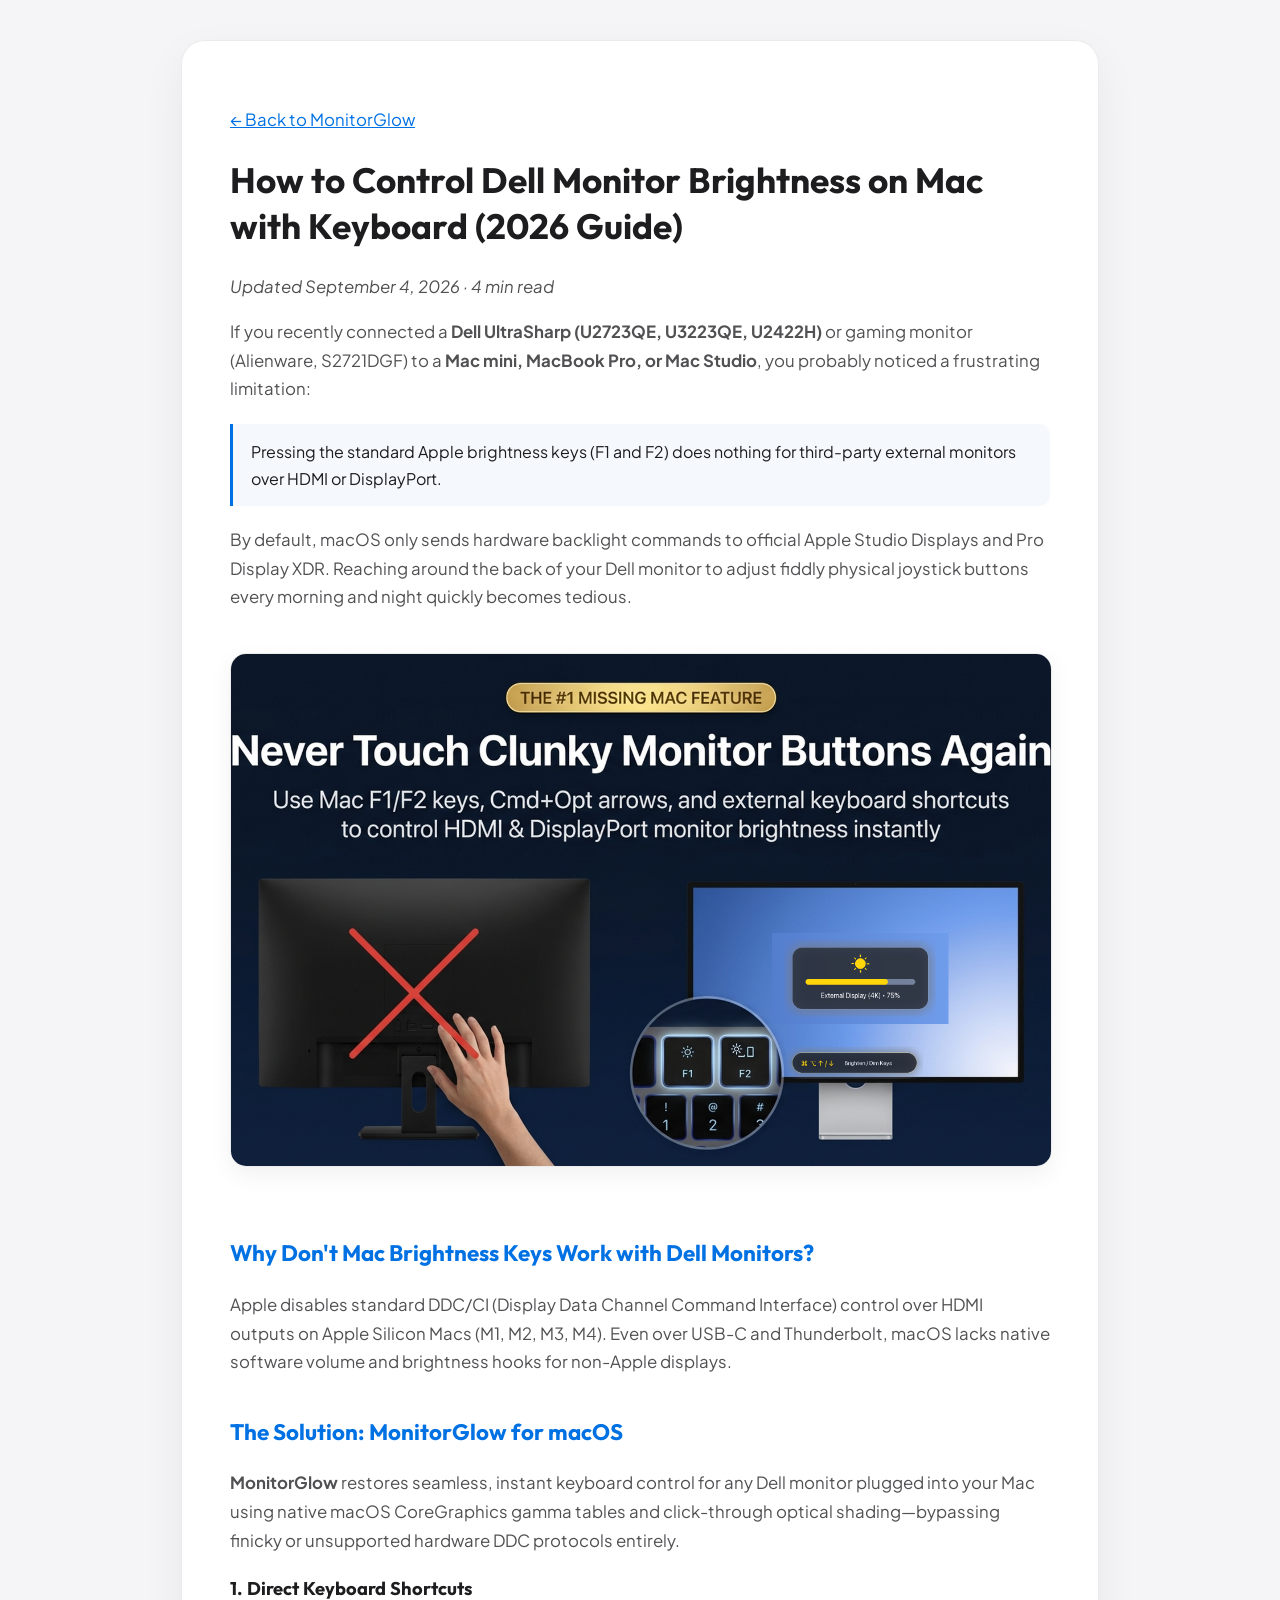
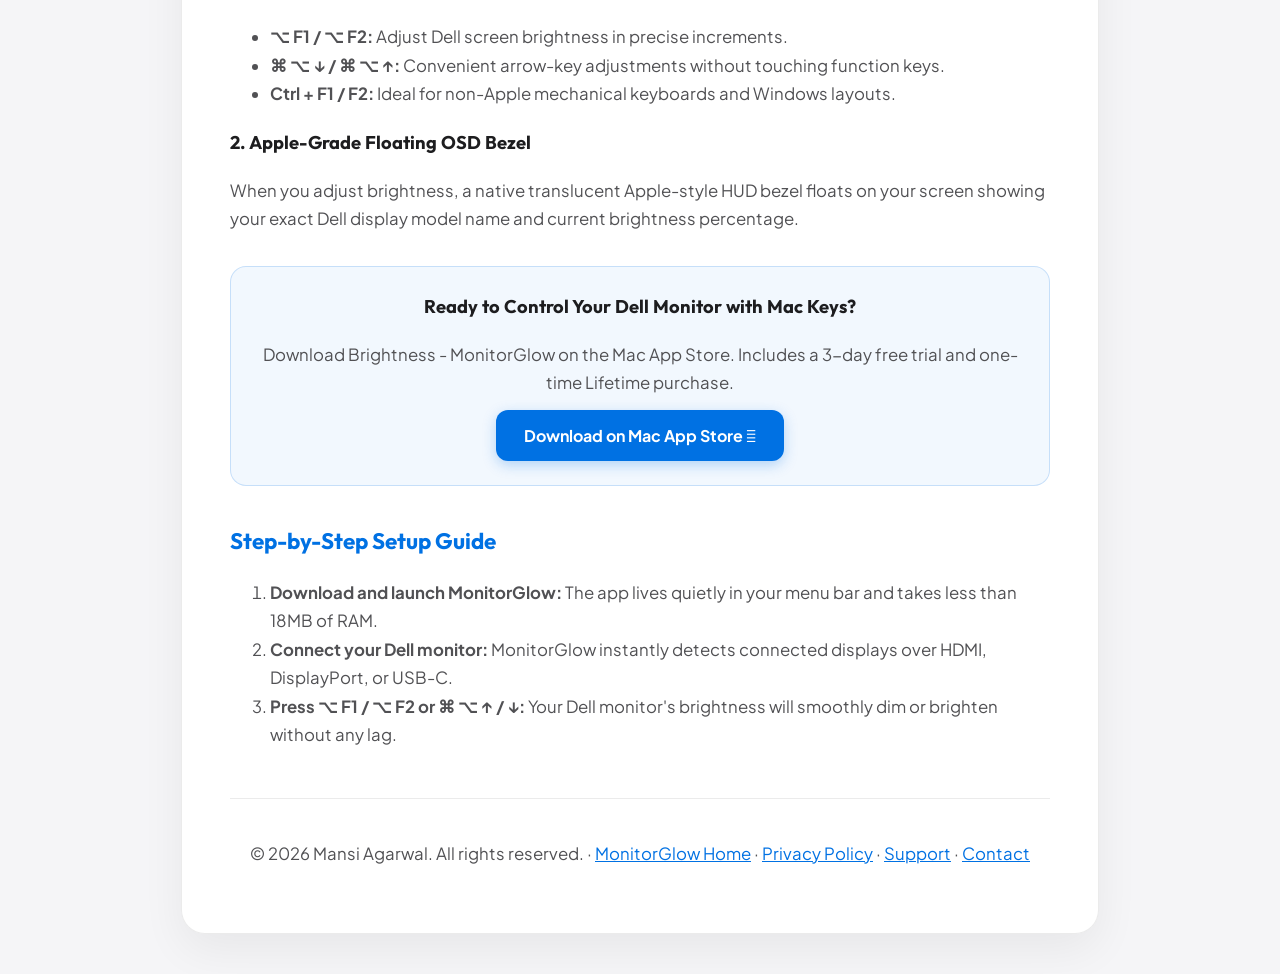
<file: dell-monitor-brightness-mac.html>
<!DOCTYPE html>

<html lang="en">
<head>
<meta charset="utf-8"/>
<meta content="width=device-width, initial-scale=1.0" name="viewport"/>
<meta content="themansigoel@gmail.com" name="author"/>
<title>How to Control Dell Monitor Brightness on Mac with Keyboard (2026 Guide)</title>
<meta content="Fix Mac brightness keys not working on Dell UltraSharp &amp; external monitors. Learn how to adjust Dell display brightness using native Apple keyboard shortcuts on Mac mini and MacBook." name="description"/>
<link href="https://themansigoel.github.io/monitorglow-web/dell-monitor-brightness-mac.html" rel="canonical"/>
<link href="assets/app_icon.png" rel="icon" type="image/png"/>
<link href="https://fonts.googleapis.com" rel="preconnect"/>
<link crossorigin="" href="https://fonts.gstatic.com" rel="preconnect"/>
<link href="https://fonts.googleapis.com/css2?family=Plus+Jakarta+Sans:wght@400;500;600;700;800&amp;family=Outfit:wght@600;700;800&amp;display=swap" rel="stylesheet"/>
<!-- JSON-LD HowTo Schema for Google SEO Rich Snippets -->
<script type="application/ld+json">{
  "@context": "https://schema.org",
  "@type": "HowTo",
  "name": "How to Control Dell Monitor Brightness on Mac with Keyboard",
  "description": "Step-by-step guide to controlling external Dell monitor brightness with native Mac keys without pressing physical buttons.",
  "totalTime": "PT2M",
  "step": [
    {
      "@type": "HowToStep",
      "name": "Connect Dell Monitor to Mac",
      "text": "Plug your Dell monitor into your Mac via HDMI, DisplayPort, or USB-C Thunderbolt cable."
    },
    {
      "@type": "HowToStep",
      "name": "Launch MonitorGlow",
      "text": "Open MonitorGlow on macOS Sequoia or Sonoma. The app automatically detects your Dell display model."
    },
    {
      "@type": "HowToStep",
      "name": "Use Standard Mac Shortcuts",
      "text": "Press Option + F1 or Option + F2 (or Command + Option + Arrow Keys) to seamlessly increase or decrease display brightness."
    }
  ]
}</script>
<style>
        :root {
            --bg: #F5F5F7;
            --card-bg: rgba(255, 255, 255, 0.92);
            --border: rgba(0, 0, 0, 0.08);
            --text-primary: #1D1D1F;
            --text-secondary: #515154;
            --accent: #0071E3;
        }
        body {
            background-color: var(--bg);
            color: var(--text-primary);
            font-family: -apple-system, BlinkMacSystemFont, 'Plus Jakarta Sans', sans-serif;
            margin: 0;
            padding: 40px 20px;
            line-height: 1.7;
        }
        .container {
            max-width: 820px;
            margin: 0 auto;
            background: var(--card-bg);
            border: 1px solid var(--border);
            border-radius: 24px;
            padding: 48px;
            backdrop-filter: saturate(180%) blur(20px);
            -webkit-backdrop-filter: saturate(180%) blur(20px);
            box-shadow: 0 16px 44px rgba(0, 0, 0, 0.06);
        }
        h1, h2, h3 { font-family: 'Outfit', -apple-system, BlinkMacSystemFont, sans-serif; }
        h1 { font-size: 2.2rem; line-height: 1.3; color: var(--text-primary); }
        h2 { font-size: 1.4rem; margin-top: 36px; color: var(--accent); }
        h3 { font-size: 1.15rem; color: var(--text-primary); }
        p, li { color: var(--text-secondary); font-size: 1.05rem; }
        .hero-img { width: 100%; border-radius: 16px; margin: 24px 0; border: 1px solid var(--border); box-shadow: 0 8px 24px rgba(0, 0, 0, 0.06); }
        .cta-box {
            background: rgba(0, 113, 227, 0.05);
            border: 1px solid rgba(0, 113, 227, 0.18);
            border-radius: 16px;
            padding: 24px;
            margin: 32px 0;
            text-align: center;
        }
        .cta-btn {
            display: inline-block;
            background: var(--accent);
            color: #FFFFFF;
            font-weight: 700;
            padding: 12px 28px;
            border-radius: 12px;
            text-decoration: none;
            margin-top: 12px;
            box-shadow: 0 4px 14px rgba(0, 113, 227, 0.28);
            transition: all 0.2s;
        }
        .cta-btn:hover { background: #0077ED; transform: translateY(-1px); }
        a { color: var(--accent); }
        .footer {
            margin-top: 48px;
            padding-top: 24px;
            border-top: 1px solid var(--border);
            font-size: 0.85rem;
            color: var(--text-secondary);
            text-align: center;
        }
    </style>
<link href="site-polish.css" rel="stylesheet"/></head>
<body>
<div class="container">
<p><a href="index.html">← Back to MonitorGlow</a></p>
<h1>How to Control Dell Monitor Brightness on Mac with Keyboard (2026 Guide)</h1>
<p><em>Updated September 4, 2026 · 4 min read</em></p>
<p>If you recently connected a <strong>Dell UltraSharp (U2723QE, U3223QE, U2422H)</strong> or gaming monitor (Alienware, S2721DGF) to a <strong>Mac mini, MacBook Pro, or Mac Studio</strong>, you probably noticed a frustrating limitation:</p>
<blockquote style="border-left: 3px solid #0071E3; padding: 14px 18px; margin: 20px 0; color: #1D1D1F; background: rgba(0, 113, 227, 0.04); border-radius: 0 10px 10px 0;">
            Pressing the standard Apple brightness keys (F1 and F2) does nothing for third-party external monitors over HDMI or DisplayPort.
        </blockquote>
<p>By default, macOS only sends hardware backlight commands to official Apple Studio Displays and Pro Display XDR. Reaching around the back of your Dell monitor to adjust fiddly physical joystick buttons every morning and night quickly becomes tedious.</p>
<img alt="Control Dell Monitor Brightness with Mac Keys — Never Touch Buttons Again" class="hero-img" height="1800" src="assets/benefit_01_never_touch_buttons.png" width="2880"/>
<h2>Why Don't Mac Brightness Keys Work with Dell Monitors?</h2>
<p>Apple disables standard DDC/CI (Display Data Channel Command Interface) control over HDMI outputs on Apple Silicon Macs (M1, M2, M3, M4). Even over USB-C and Thunderbolt, macOS lacks native software volume and brightness hooks for non-Apple displays.</p>
<h2>The Solution: MonitorGlow for macOS</h2>
<p><strong>MonitorGlow</strong> restores seamless, instant keyboard control for any Dell monitor plugged into your Mac using native macOS CoreGraphics gamma tables and click-through optical shading—bypassing finicky or unsupported hardware DDC protocols entirely.</p>
<h3>1. Direct Keyboard Shortcuts</h3>
<ul>
<li><strong>⌥ F1 / ⌥ F2:</strong> Adjust Dell screen brightness in precise increments.</li>
<li><strong>⌘ ⌥ ↓ / ⌘ ⌥ ↑:</strong> Convenient arrow-key adjustments without touching function keys.</li>
<li><strong>Ctrl + F1 / F2:</strong> Ideal for non-Apple mechanical keyboards and Windows layouts.</li>
</ul>
<h3>2. Apple-Grade Floating OSD Bezel</h3>
<p>When you adjust brightness, a native translucent Apple-style HUD bezel floats on your screen showing your exact Dell display model name and current brightness percentage.</p>
<div class="cta-box">
<h3 style="margin-top: 0; color: var(--text-primary);">Ready to Control Your Dell Monitor with Mac Keys?</h3>
<p style="margin-bottom: 0;">Download Brightness - MonitorGlow on the Mac App Store. Includes a 3-day free trial and one-time Lifetime purchase.</p>
<a class="cta-btn" href="https://apps.apple.com/app/brightness-monitorglow/id6808904482" rel="noopener" target="_blank">Download on Mac App Store </a>
</div>
<h2>Step-by-Step Setup Guide</h2>
<ol>
<li><strong>Download and launch MonitorGlow:</strong> The app lives quietly in your menu bar and takes less than 18MB of RAM.</li>
<li><strong>Connect your Dell monitor:</strong> MonitorGlow instantly detects connected displays over HDMI, DisplayPort, or USB-C.</li>
<li><strong>Press ⌥ F1 / ⌥ F2 or ⌘ ⌥ ↑ / ↓:</strong> Your Dell monitor's brightness will smoothly dim or brighten without any lag.</li>
</ol>
<div class="footer">
<p>© 2026 Mansi Agarwal. All rights reserved. · <a href="index.html">MonitorGlow Home</a> · <a href="privacy.html">Privacy Policy</a> · <a href="support.html">Support</a> · <a href="contact.html">Contact</a></p>
</div>
</div>
</body>
</html>
</file>
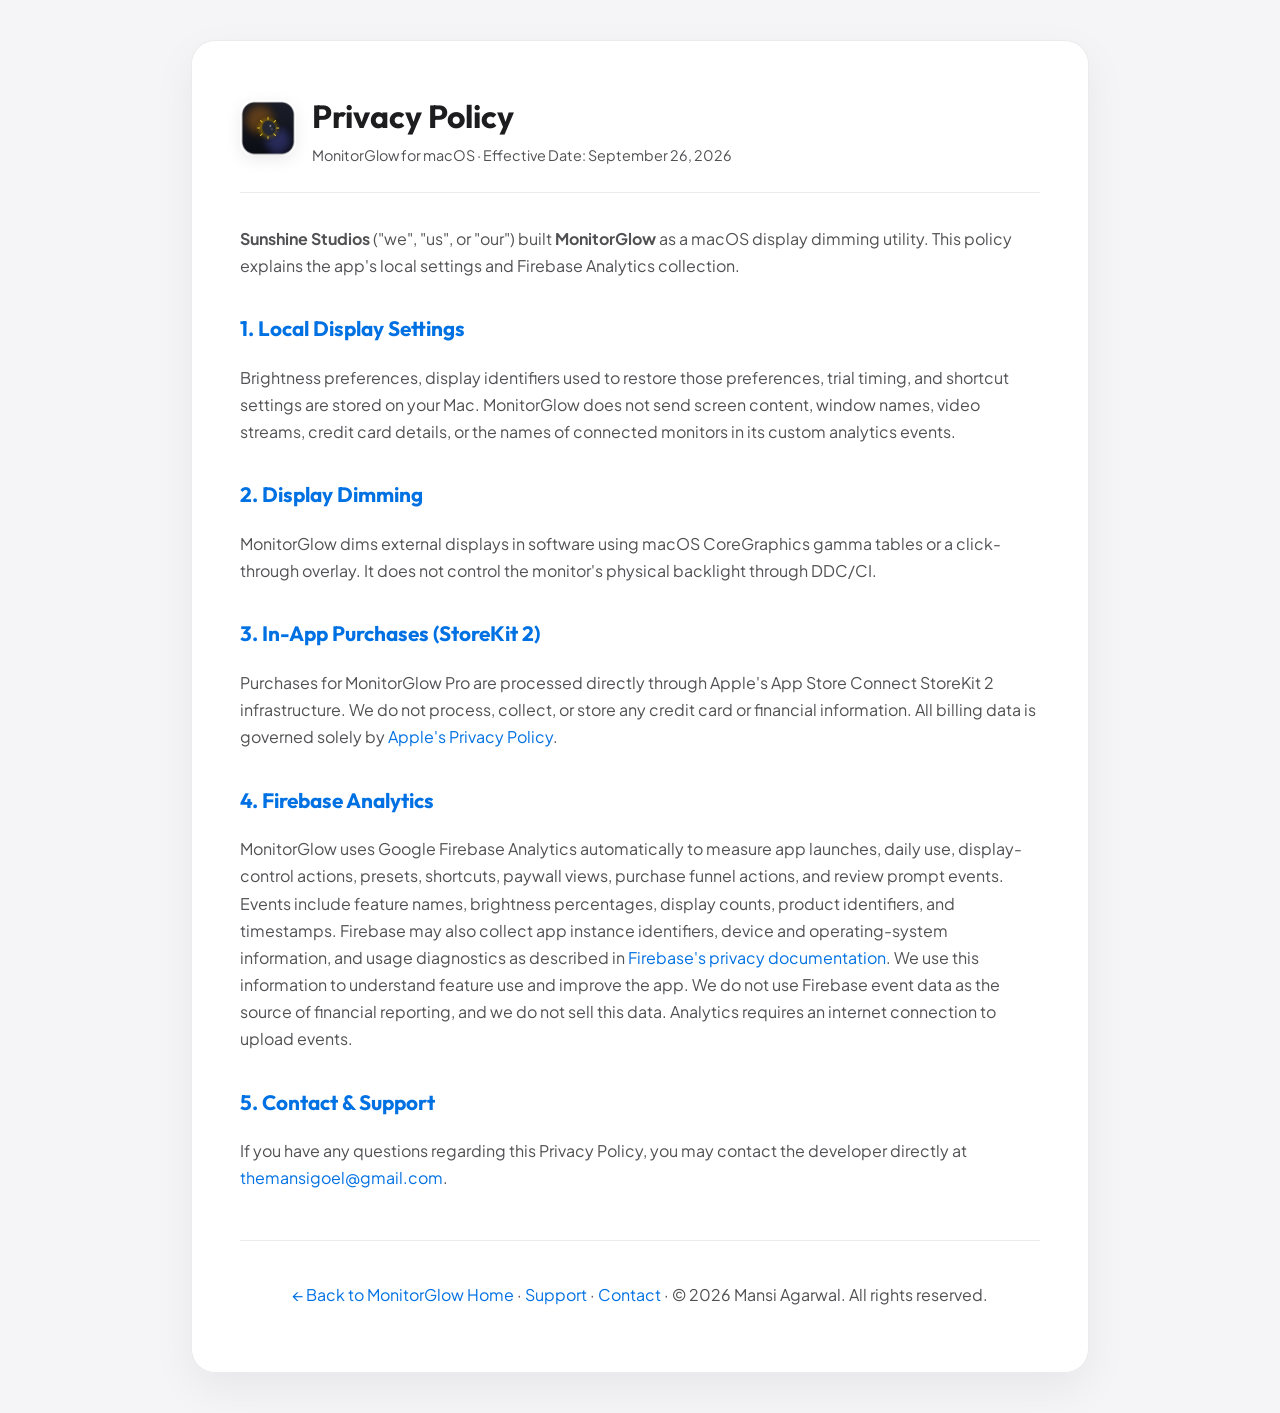
<file: privacy.html>
<!DOCTYPE html>

<html lang="en">
<head>
<meta charset="utf-8"/>
<meta content="width=device-width, initial-scale=1.0" name="viewport"/>
<meta content="themansigoel@gmail.com" name="author"/>
<title>Privacy Policy — MonitorGlow for macOS</title>
<meta content="Privacy Policy for MonitorGlow, including Firebase Analytics data collection." name="description"/>
<link href="https://themansigoel.github.io/monitorglow-web/privacy.html" rel="canonical"/>
<link href="assets/app_icon.png" rel="icon" type="image/png"/>
<link href="https://fonts.googleapis.com" rel="preconnect"/>
<link crossorigin="" href="https://fonts.gstatic.com" rel="preconnect"/>
<link href="https://fonts.googleapis.com/css2?family=Plus+Jakarta+Sans:wght@400;500;600;700;800&amp;family=Outfit:wght@600;700;800&amp;display=swap" rel="stylesheet"/>
<style>
        :root {
            --bg: #F5F5F7;
            --card-bg: rgba(255, 255, 255, 0.92);
            --border: rgba(0, 0, 0, 0.08);
            --text-primary: #1D1D1F;
            --text-secondary: #515154;
            --accent: #0071E3;
        }
        body {
            background-color: var(--bg);
            color: var(--text-primary);
            font-family: -apple-system, BlinkMacSystemFont, 'Plus Jakarta Sans', sans-serif;
            margin: 0;
            padding: 40px 20px;
            line-height: 1.7;
        }
        .container {
            max-width: 800px;
            margin: 0 auto;
            background: var(--card-bg);
            border: 1px solid var(--border);
            border-radius: 24px;
            padding: 48px;
            backdrop-filter: saturate(180%) blur(20px);
            -webkit-backdrop-filter: saturate(180%) blur(20px);
            box-shadow: 0 16px 44px rgba(0, 0, 0, 0.06);
        }
        .header {
            display: flex;
            align-items: center;
            gap: 16px;
            margin-bottom: 32px;
            border-bottom: 1px solid var(--border);
            padding-bottom: 24px;
        }
        .header img {
            width: 56px;
            height: 56px;
            border-radius: 14px;
            box-shadow: 0 4px 16px rgba(0, 0, 0, 0.08);
        }
        h1, h2 {
            font-family: 'Outfit', -apple-system, BlinkMacSystemFont, sans-serif;
        }
        h1 { font-size: 2rem; margin: 0; color: var(--text-primary); }
        h2 { font-size: 1.3rem; margin-top: 32px; color: var(--accent); }
        p, li { color: var(--text-secondary); font-size: 1rem; }
        ul { padding-left: 24px; }
        a { color: var(--accent); text-decoration: none; }
        a:hover { text-decoration: underline; }
        .footer {
            margin-top: 48px;
            padding-top: 24px;
            border-top: 1px solid var(--border);
            font-size: 0.85rem;
            color: var(--text-secondary);
            text-align: center;
        }
    </style>
<link href="site-polish.css" rel="stylesheet"/></head>
<body>
<div class="container">
<div class="header">
<img alt="MonitorGlow Icon" height="1024" src="assets/app_icon.png" width="1024"/>
<div>
<h1>Privacy Policy</h1>
<p style="margin: 0; font-size: 0.9rem;">MonitorGlow for macOS · Effective Date: September 26, 2026</p>
</div>
</div>
<p><strong>Sunshine Studios</strong> ("we", "us", or "our") built <strong>MonitorGlow</strong> as a macOS display dimming utility. This policy explains the app's local settings and Firebase Analytics collection.</p>
<h2>1. Local Display Settings</h2>
<p>Brightness preferences, display identifiers used to restore those preferences, trial timing, and shortcut settings are stored on your Mac. MonitorGlow does not send screen content, window names, video streams, credit card details, or the names of connected monitors in its custom analytics events.</p>
<h2>2. Display Dimming</h2>
<p>MonitorGlow dims external displays in software using macOS CoreGraphics gamma tables or a click-through overlay. It does not control the monitor's physical backlight through DDC/CI.</p>
<h2>3. In-App Purchases (StoreKit 2)</h2>
<p>Purchases for MonitorGlow Pro are processed directly through Apple's App Store Connect StoreKit 2 infrastructure. We do not process, collect, or store any credit card or financial information. All billing data is governed solely by <a href="https://www.apple.com/legal/privacy/" rel="noopener" target="_blank">Apple's Privacy Policy</a>.</p>
<h2>4. Firebase Analytics</h2>
<p>MonitorGlow uses Google Firebase Analytics automatically to measure app launches, daily use, display-control actions, presets, shortcuts, paywall views, purchase funnel actions, and review prompt events. Events include feature names, brightness percentages, display counts, product identifiers, and timestamps. Firebase may also collect app instance identifiers, device and operating-system information, and usage diagnostics as described in <a href="https://firebase.google.com/support/privacy" rel="noopener" target="_blank">Firebase's privacy documentation</a>. We use this information to understand feature use and improve the app. We do not use Firebase event data as the source of financial reporting, and we do not sell this data. Analytics requires an internet connection to upload events.</p>
<h2>5. Contact &amp; Support</h2>
<p>If you have any questions regarding this Privacy Policy, you may contact the developer directly at <a href="mailto:themansigoel@gmail.com">themansigoel@gmail.com</a>.</p>
<div class="footer">
<p><a href="index.html">← Back to MonitorGlow Home</a> · <a href="support.html">Support</a> · <a href="contact.html">Contact</a> · © 2026 Mansi Agarwal. All rights reserved.</p>
</div>
</div>
</body>
</html>
</file>
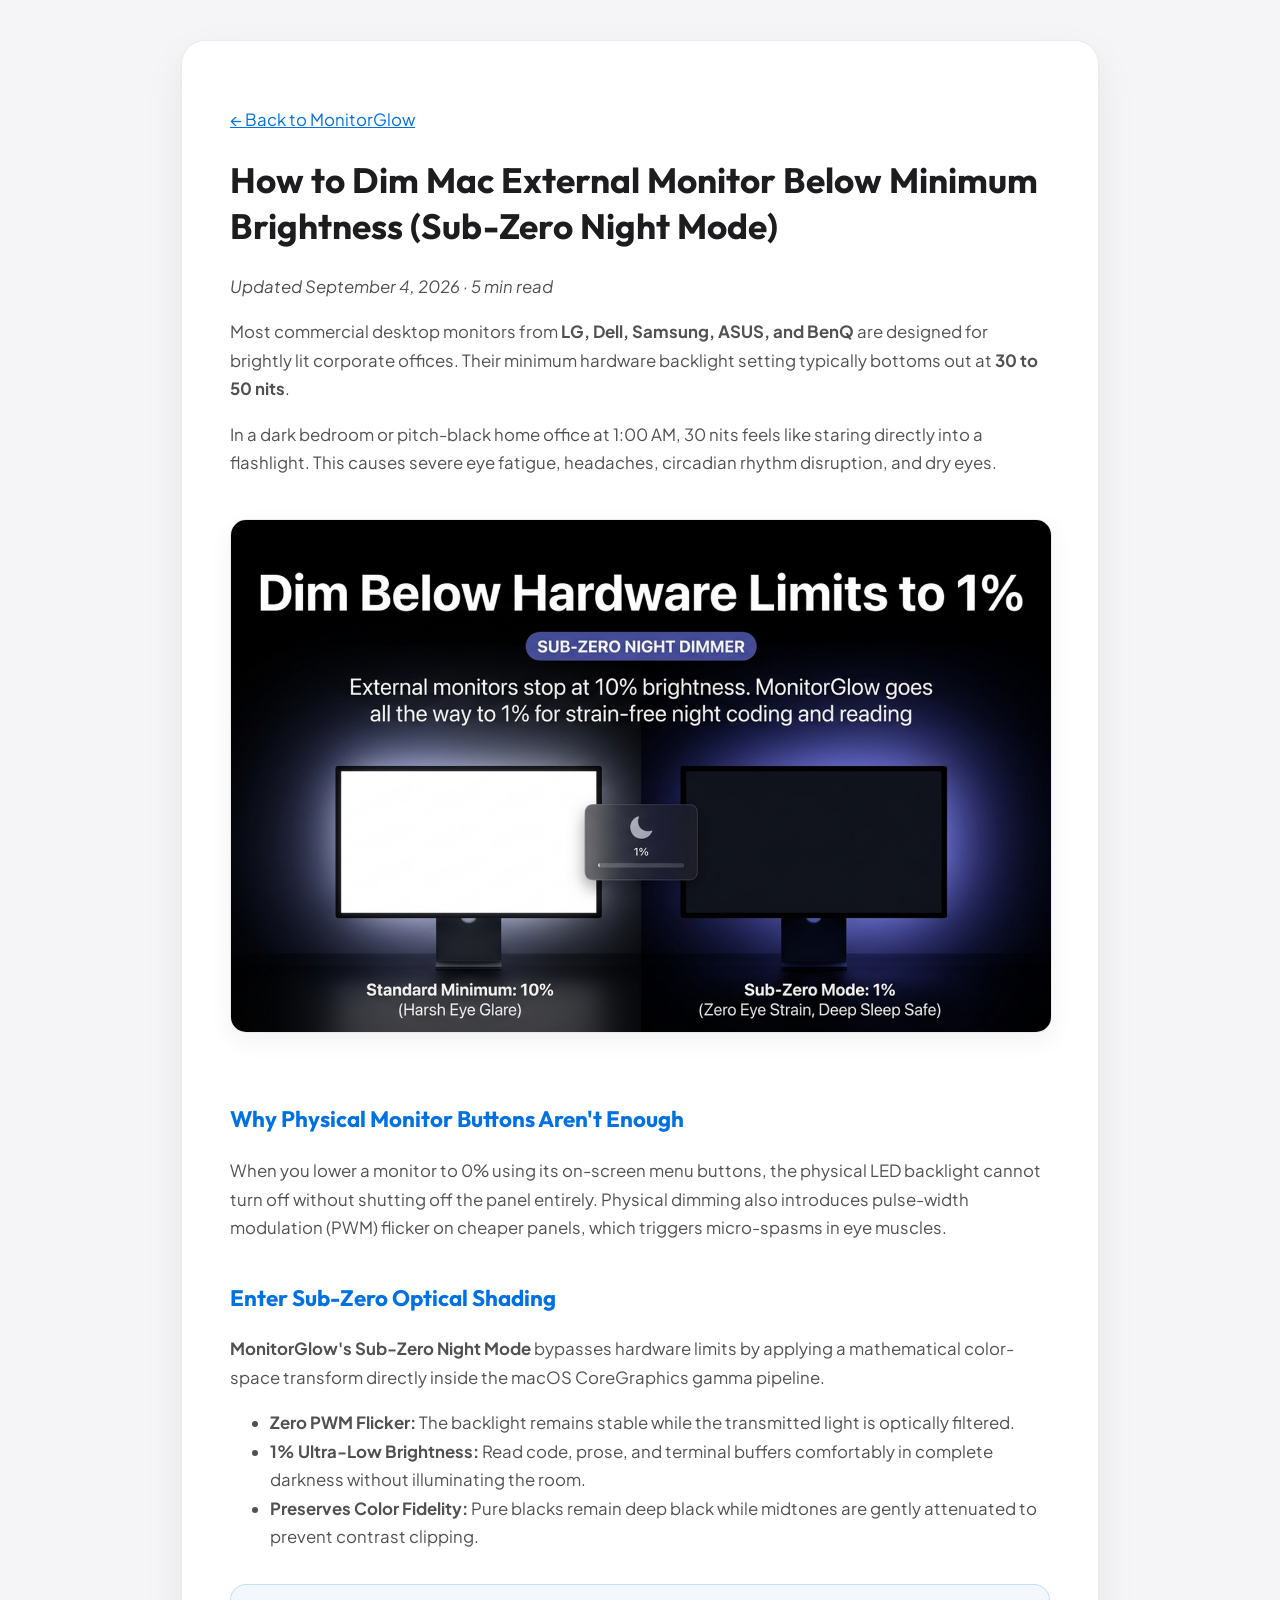
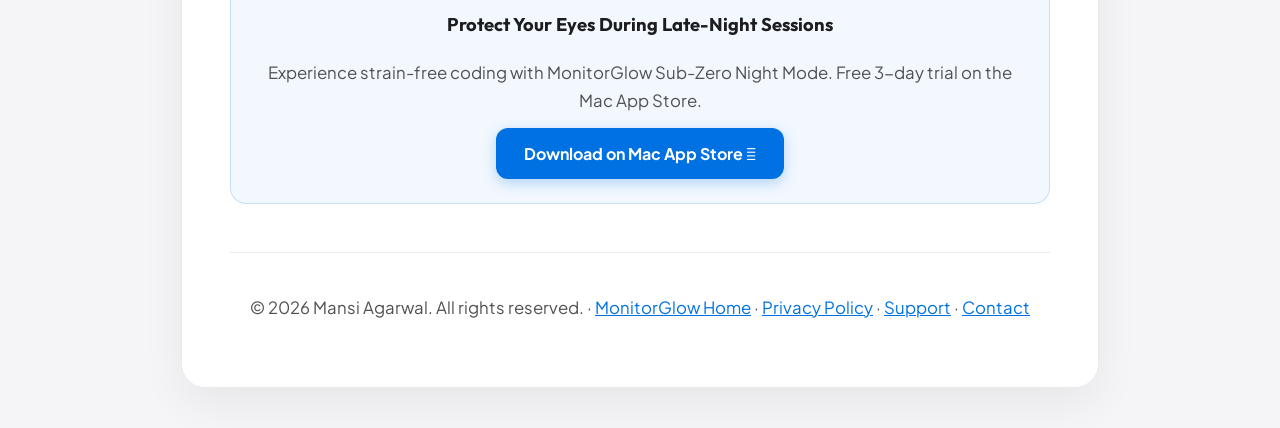
<file: sub-zero-night-dimmer-mac.html>
<!DOCTYPE html>

<html lang="en">
<head>
<meta charset="utf-8"/>
<meta content="width=device-width, initial-scale=1.0" name="viewport"/>
<meta content="themansigoel@gmail.com" name="author"/>
<title>How to Dim Mac External Monitor Below Minimum Brightness (Sub-Zero Mode)</title>
<meta content="Dim your Mac monitor below its physical hardware brightness limit down to 1%. Eliminate eye strain during late-night programming, reading, and writing in dark rooms." name="description"/>
<link href="https://themansigoel.github.io/monitorglow-web/sub-zero-night-dimmer-mac.html" rel="canonical"/>
<link href="assets/app_icon.png" rel="icon" type="image/png"/>
<link href="https://fonts.googleapis.com" rel="preconnect"/>
<link crossorigin="" href="https://fonts.gstatic.com" rel="preconnect"/>
<link href="https://fonts.googleapis.com/css2?family=Plus+Jakarta+Sans:wght@400;500;600;700;800&amp;family=Outfit:wght@600;700;800&amp;display=swap" rel="stylesheet"/>
<script type="application/ld+json">{
  "@context": "https://schema.org",
  "@type": "Article",
  "headline": "How to Dim Mac External Monitor Below Minimum Brightness",
  "description": "Comprehensive guide on eliminating nighttime screen glare by dimming displays down to 1% without hardware PWM flicker.",
  "author": {
    "@type": "Person",
    "name": "Mansi Agarwal"
  },
  "publisher": {
    "@type": "Organization",
    "name": "Sunshine Studios"
  },
  "datePublished": "2026-09-04",
  "dateModified": "2026-09-29"
}</script>
<style>
        :root {
            --bg: #F5F5F7;
            --card-bg: rgba(255, 255, 255, 0.92);
            --border: rgba(0, 0, 0, 0.08);
            --text-primary: #1D1D1F;
            --text-secondary: #515154;
            --accent: #0071E3;
        }
        body {
            background-color: var(--bg);
            color: var(--text-primary);
            font-family: -apple-system, BlinkMacSystemFont, 'Plus Jakarta Sans', sans-serif;
            margin: 0;
            padding: 40px 20px;
            line-height: 1.7;
        }
        .container {
            max-width: 820px;
            margin: 0 auto;
            background: var(--card-bg);
            border: 1px solid var(--border);
            border-radius: 24px;
            padding: 48px;
            backdrop-filter: saturate(180%) blur(20px);
            -webkit-backdrop-filter: saturate(180%) blur(20px);
            box-shadow: 0 16px 44px rgba(0, 0, 0, 0.06);
        }
        h1, h2, h3 { font-family: 'Outfit', -apple-system, BlinkMacSystemFont, sans-serif; }
        h1 { font-size: 2.2rem; line-height: 1.3; color: var(--text-primary); }
        h2 { font-size: 1.4rem; margin-top: 36px; color: var(--accent); }
        h3 { font-size: 1.15rem; color: var(--text-primary); }
        p, li { color: var(--text-secondary); font-size: 1.05rem; }
        .hero-img { width: 100%; border-radius: 16px; margin: 24px 0; border: 1px solid var(--border); box-shadow: 0 8px 24px rgba(0, 0, 0, 0.06); }
        .cta-box {
            background: rgba(0, 113, 227, 0.05);
            border: 1px solid rgba(0, 113, 227, 0.18);
            border-radius: 16px;
            padding: 24px;
            margin: 32px 0;
            text-align: center;
        }
        .cta-btn {
            display: inline-block;
            background: var(--accent);
            color: #FFFFFF;
            font-weight: 700;
            padding: 12px 28px;
            border-radius: 12px;
            text-decoration: none;
            margin-top: 12px;
            box-shadow: 0 4px 14px rgba(0, 113, 227, 0.28);
            transition: all 0.2s;
        }
        .cta-btn:hover { background: #0077ED; transform: translateY(-1px); }
        a { color: var(--accent); }
        .footer {
            margin-top: 48px;
            padding-top: 24px;
            border-top: 1px solid var(--border);
            font-size: 0.85rem;
            color: var(--text-secondary);
            text-align: center;
        }
    </style>
<link href="site-polish.css" rel="stylesheet"/></head>
<body>
<div class="container">
<p><a href="index.html">← Back to MonitorGlow</a></p>
<h1>How to Dim Mac External Monitor Below Minimum Brightness (Sub-Zero Night Mode)</h1>
<p><em>Updated September 4, 2026 · 5 min read</em></p>
<p>Most commercial desktop monitors from <strong>LG, Dell, Samsung, ASUS, and BenQ</strong> are designed for brightly lit corporate offices. Their minimum hardware backlight setting typically bottoms out at <strong>30 to 50 nits</strong>.</p>
<p>In a dark bedroom or pitch-black home office at 1:00 AM, 30 nits feels like staring directly into a flashlight. This causes severe eye fatigue, headaches, circadian rhythm disruption, and dry eyes.</p>
<img alt="Sub-Zero Night Mode Optical Dimmer for Mac — Dim to 1%" class="hero-img" height="1800" src="assets/benefit_02_sub_zero_night_dimmer.png" width="2880"/>
<h2>Why Physical Monitor Buttons Aren't Enough</h2>
<p>When you lower a monitor to 0% using its on-screen menu buttons, the physical LED backlight cannot turn off without shutting off the panel entirely. Physical dimming also introduces pulse-width modulation (PWM) flicker on cheaper panels, which triggers micro-spasms in eye muscles.</p>
<h2>Enter Sub-Zero Optical Shading</h2>
<p><strong>MonitorGlow's Sub-Zero Night Mode</strong> bypasses hardware limits by applying a mathematical color-space transform directly inside the macOS CoreGraphics gamma pipeline.</p>
<ul>
<li><strong>Zero PWM Flicker:</strong> The backlight remains stable while the transmitted light is optically filtered.</li>
<li><strong>1% Ultra-Low Brightness:</strong> Read code, prose, and terminal buffers comfortably in complete darkness without illuminating the room.</li>
<li><strong>Preserves Color Fidelity:</strong> Pure blacks remain deep black while midtones are gently attenuated to prevent contrast clipping.</li>
</ul>
<div class="cta-box">
<h3 style="margin-top: 0; color: var(--text-primary);">Protect Your Eyes During Late-Night Sessions</h3>
<p style="margin-bottom: 0;">Experience strain-free coding with MonitorGlow Sub-Zero Night Mode. Free 3-day trial on the Mac App Store.</p>
<a class="cta-btn" href="https://apps.apple.com/app/brightness-monitorglow/id6808904482" rel="noopener" target="_blank">Download on Mac App Store </a>
</div>
<div class="footer">
<p>© 2026 Mansi Agarwal. All rights reserved. · <a href="index.html">MonitorGlow Home</a> · <a href="privacy.html">Privacy Policy</a> · <a href="support.html">Support</a> · <a href="contact.html">Contact</a></p>
</div>
</div>
</body>
</html>
</file>
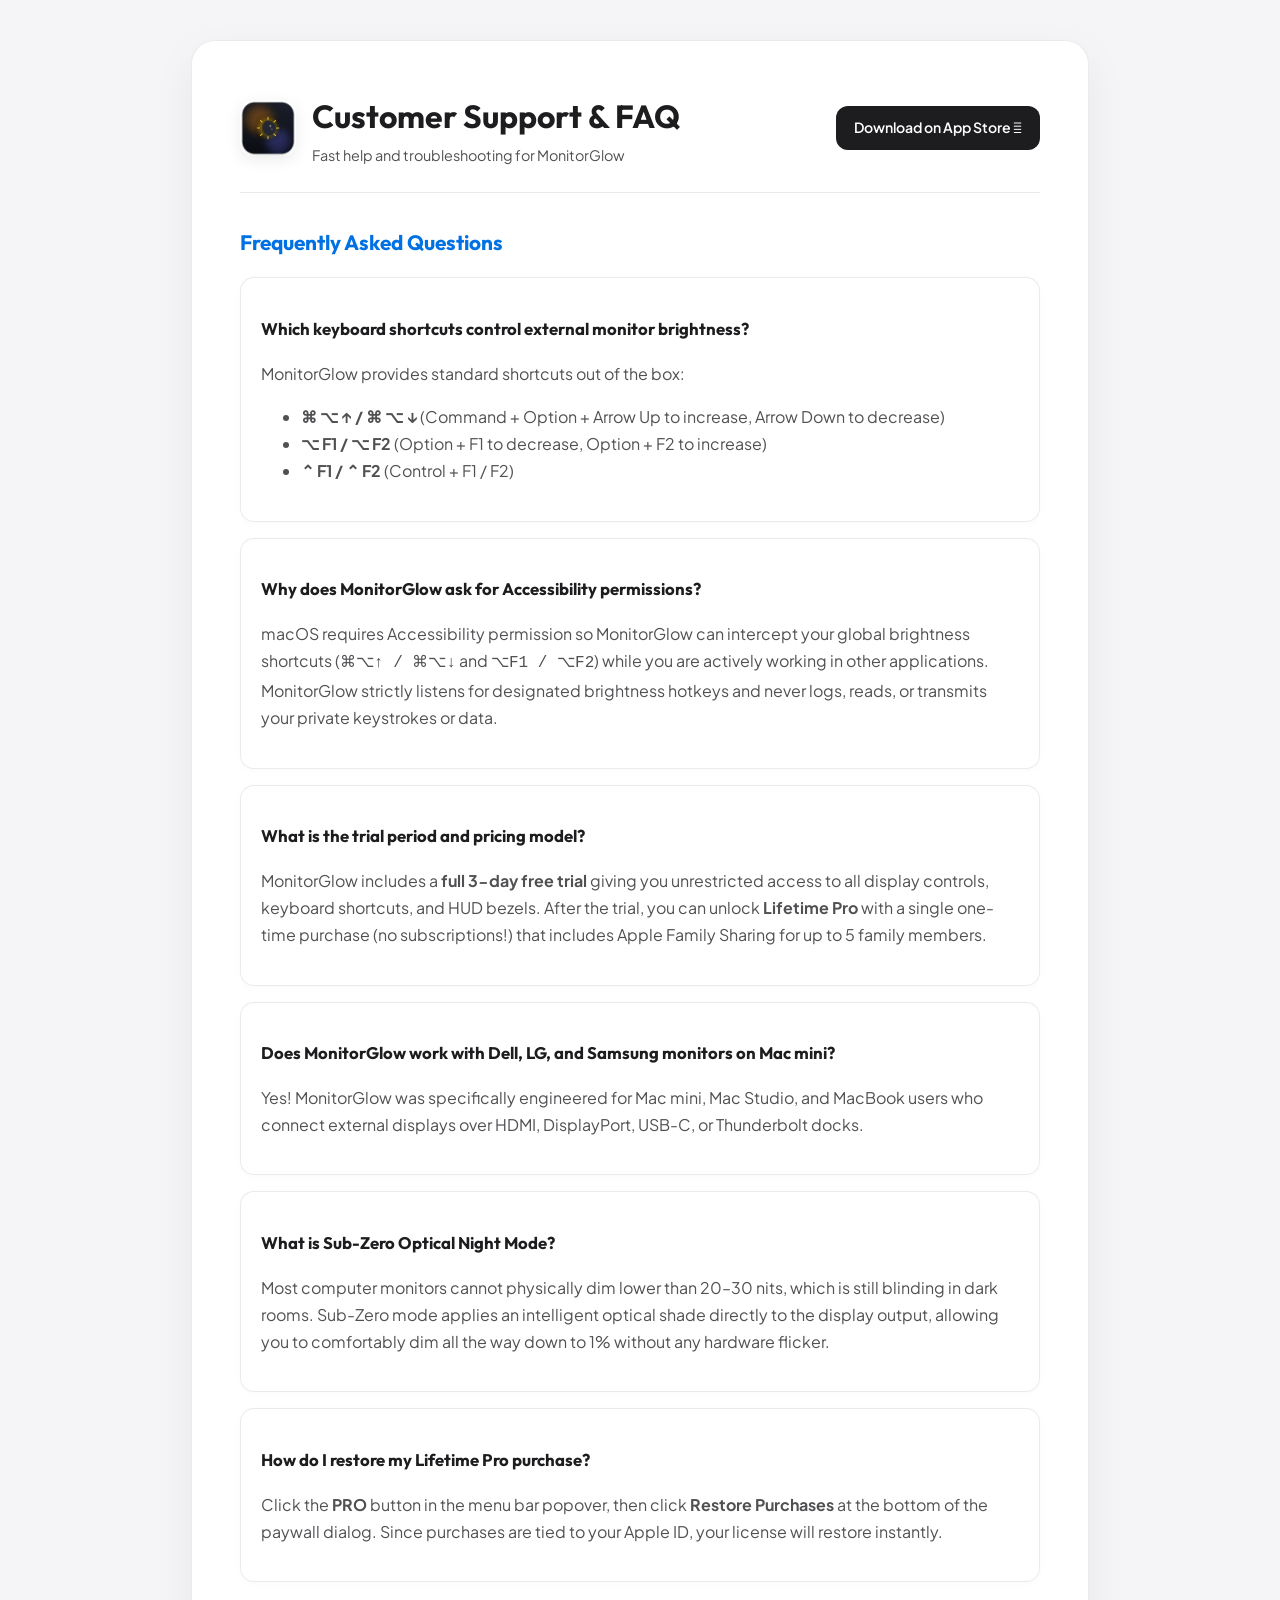
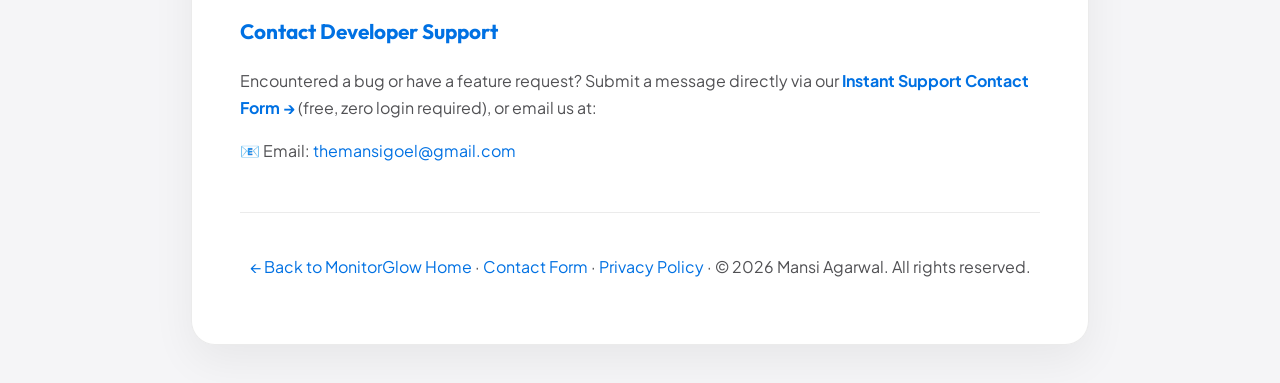
<file: support.html>
<!DOCTYPE html>

<html lang="en">
<head>
<meta charset="utf-8"/>
<meta content="width=device-width, initial-scale=1.0" name="viewport"/>
<meta content="themansigoel@gmail.com" name="author"/>
<title>Support &amp; FAQ — MonitorGlow for macOS</title>
<meta content="Official customer support, troubleshooting, and frequently asked questions for MonitorGlow on macOS." name="description"/>
<link href="https://themansigoel.github.io/monitorglow-web/support.html" rel="canonical"/>
<link href="assets/app_icon.png" rel="icon" type="image/png"/>
<link href="https://fonts.googleapis.com" rel="preconnect"/>
<link crossorigin="" href="https://fonts.gstatic.com" rel="preconnect"/>
<link href="https://fonts.googleapis.com/css2?family=Plus+Jakarta+Sans:wght@400;500;600;700;800&amp;family=Outfit:wght@600;700;800&amp;display=swap" rel="stylesheet"/>
<style>
        :root {
            --bg: #F5F5F7;
            --card-bg: rgba(255, 255, 255, 0.92);
            --border: rgba(0, 0, 0, 0.08);
            --text-primary: #1D1D1F;
            --text-secondary: #515154;
            --accent: #0071E3;
        }
        body {
            background-color: var(--bg);
            color: var(--text-primary);
            font-family: -apple-system, BlinkMacSystemFont, 'Plus Jakarta Sans', sans-serif;
            margin: 0;
            padding: 40px 20px;
            line-height: 1.7;
        }
        .container {
            max-width: 800px;
            margin: 0 auto;
            background: var(--card-bg);
            border: 1px solid var(--border);
            border-radius: 24px;
            padding: 48px;
            backdrop-filter: saturate(180%) blur(20px);
            -webkit-backdrop-filter: saturate(180%) blur(20px);
            box-shadow: 0 16px 44px rgba(0, 0, 0, 0.06);
        }
        .header {
            display: flex;
            align-items: center;
            justify-content: space-between;
            flex-wrap: wrap;
            gap: 16px;
            margin-bottom: 32px;
            border-bottom: 1px solid var(--border);
            padding-bottom: 24px;
        }
        .header-brand {
            display: flex;
            align-items: center;
            gap: 16px;
        }
        .header img {
            width: 56px;
            height: 56px;
            border-radius: 14px;
            box-shadow: 0 4px 16px rgba(0, 0, 0, 0.08);
        }
        .appstore-link {
            display: inline-flex;
            align-items: center;
            gap: 8px;
            background: #1D1D1F;
            color: #FFFFFF !important;
            padding: 10px 18px;
            border-radius: 12px;
            font-size: 0.88rem;
            font-weight: 600;
            text-decoration: none;
            transition: opacity 0.2s;
        }
        .appstore-link:hover {
            opacity: 0.9;
            text-decoration: none;
        }
        h1, h2, h3 { font-family: 'Outfit', -apple-system, BlinkMacSystemFont, sans-serif; }
        h1 { font-size: 2rem; margin: 0; color: var(--text-primary); }
        h2 { font-size: 1.3rem; margin-top: 32px; color: var(--accent); }
        h3 { font-size: 1.05rem; color: var(--text-primary); margin-bottom: 4px; }
        p, li { color: var(--text-secondary); font-size: 1rem; }
        .faq-item {
            background: #FFFFFF;
            border: 1px solid var(--border);
            border-radius: 14px;
            padding: 20px;
            margin-bottom: 16px;
            box-shadow: 0 2px 8px rgba(0, 0, 0, 0.02);
        }
        a { color: var(--accent); text-decoration: none; }
        a:hover { text-decoration: underline; }
        .footer {
            margin-top: 48px;
            padding-top: 24px;
            border-top: 1px solid var(--border);
            font-size: 0.85rem;
            color: var(--text-secondary);
            text-align: center;
        }
    </style>
<link href="site-polish.css" rel="stylesheet"/></head>
<body>
<div class="container">
<div class="header">
<div class="header-brand">
<img alt="MonitorGlow Icon" height="1024" src="assets/app_icon.png" width="1024"/>
<div>
<h1>Customer Support &amp; FAQ</h1>
<p style="margin: 0; font-size: 0.9rem;">Fast help and troubleshooting for MonitorGlow</p>
</div>
</div>
<a class="appstore-link" href="https://apps.apple.com/app/brightness-monitorglow/id6808904482" rel="noopener" target="_blank">Download on App Store </a>
</div>
<h2>Frequently Asked Questions</h2>
<div class="faq-item">
<h3>Which keyboard shortcuts control external monitor brightness?</h3>
<p>MonitorGlow provides standard shortcuts out of the box:</p>
<ul>
<li><strong>⌘ ⌥ ↑ / ⌘ ⌥ ↓</strong> (Command + Option + Arrow Up to increase, Arrow Down to decrease)</li>
<li><strong>⌥ F1 / ⌥ F2</strong> (Option + F1 to decrease, Option + F2 to increase)</li>
<li><strong>⌃ F1 / ⌃ F2</strong> (Control + F1 / F2)</li>
</ul>
</div>
<div class="faq-item">
<h3>Why does MonitorGlow ask for Accessibility permissions?</h3>
<p>macOS requires Accessibility permission so MonitorGlow can intercept your global brightness shortcuts (<code>⌘⌥↑ / ⌘⌥↓</code> and <code>⌥F1 / ⌥F2</code>) while you are actively working in other applications. MonitorGlow strictly listens for designated brightness hotkeys and never logs, reads, or transmits your private keystrokes or data.</p>
</div>
<div class="faq-item">
<h3>What is the trial period and pricing model?</h3>
<p>MonitorGlow includes a <strong>full 3-day free trial</strong> giving you unrestricted access to all display controls, keyboard shortcuts, and HUD bezels. After the trial, you can unlock <strong>Lifetime Pro</strong> with a single one-time purchase (no subscriptions!) that includes Apple Family Sharing for up to 5 family members.</p>
</div>
<div class="faq-item">
<h3>Does MonitorGlow work with Dell, LG, and Samsung monitors on Mac mini?</h3>
<p>Yes! MonitorGlow was specifically engineered for Mac mini, Mac Studio, and MacBook users who connect external displays over HDMI, DisplayPort, USB-C, or Thunderbolt docks.</p>
</div>
<div class="faq-item">
<h3>What is Sub-Zero Optical Night Mode?</h3>
<p>Most computer monitors cannot physically dim lower than 20–30 nits, which is still blinding in dark rooms. Sub-Zero mode applies an intelligent optical shade directly to the display output, allowing you to comfortably dim all the way down to 1% without any hardware flicker.</p>
</div>
<div class="faq-item">
<h3>How do I restore my Lifetime Pro purchase?</h3>
<p>Click the <strong>PRO</strong> button in the menu bar popover, then click <strong>Restore Purchases</strong> at the bottom of the paywall dialog. Since purchases are tied to your Apple ID, your license will restore instantly.</p>
</div>
<h2>Contact Developer Support</h2>
<p>Encountered a bug or have a feature request? Submit a message directly via our <a href="contact.html" style="font-weight: 700; color: var(--accent);">Instant Support Contact Form →</a> (free, zero login required), or email us at:</p>
<p>📧 Email: <a href="mailto:themansigoel@gmail.com">themansigoel@gmail.com</a></p>
<div class="footer">
<p><a href="index.html">← Back to MonitorGlow Home</a> · <a href="contact.html">Contact Form</a> · <a href="privacy.html">Privacy Policy</a> · © 2026 Mansi Agarwal. All rights reserved.</p>
</div>
</div>
</body>
</html>
</file>
<file: site-polish.css>
/* Shared accessibility and responsive polish; app palette remains local. */
:root{--studio-accent:#a78bfa}html{scroll-padding-top:7rem}img{max-width:100%;height:auto}a,button,summary{touch-action:manipulation}a:focus-visible,button:focus-visible,summary:focus-visible,input:focus-visible,textarea:focus-visible{outline:3px solid var(--studio-accent);outline-offset:4px}button,summary{cursor:pointer}.studio-skip{position:fixed;top:8px;left:8px;z-index:10000;background:#fff;color:#111;padding:12px 18px;border-radius:8px;transform:translateY(-180%)}.studio-skip:focus{transform:none}.studio-app-summary{box-sizing:border-box;max-width:1100px;width:calc(100% - 40px);margin:2rem auto 4rem;padding:clamp(22px,4vw,42px);border:1px solid color-mix(in srgb,var(--studio-accent) 35%,transparent);border-radius:24px;background:color-mix(in srgb,var(--studio-accent) 7%,transparent);text-align:left}.studio-app-summary h2{font-size:clamp(1.5rem,3vw,2.2rem);line-height:1.2;margin:.5rem 0 1rem}.studio-app-summary p{line-height:1.75;max-width:75ch}.studio-eyebrow{color:var(--studio-accent);font-weight:700}.studio-app-summary dl{display:grid;grid-template-columns:1fr 2fr;gap:24px;margin:24px 0}.studio-app-summary dt{font-size:.8rem;letter-spacing:.08em;text-transform:uppercase;font-weight:700;margin-bottom:6px}.studio-app-summary dd{margin:0;line-height:1.65}.studio-summary-links{display:flex;flex-wrap:wrap;gap:14px 26px}.studio-summary-links a{color:inherit;text-underline-offset:5px;text-decoration:underline;font-weight:600}.studio-release{max-width:1000px;margin:2rem auto;padding:24px;line-height:1.8}.studio-release ul{padding-left:22px}.studio-release a{color:var(--studio-accent)}.traffic-rescue-card{background:linear-gradient(140deg,rgba(233,245,229,.6),rgba(249,207,155,.16))}.studio-table-wrap{max-width:100%;overflow-x:auto}table{max-width:100%}@media(max-width:700px){.studio-app-summary dl{grid-template-columns:1fr}.navbar .nav-container{flex-wrap:wrap;gap:12px}.navbar .nav-menu{flex-wrap:wrap;gap:10px 16px;justify-content:center}.navbar{position:relative!important;top:auto!important}.hero-section,.hero{padding-top:clamp(40px,10vw,80px)}.nav-links{flex-wrap:wrap}.studio-release{padding:20px}h1{overflow-wrap:break-word}.brand-link{max-width:100%}}@media(prefers-reduced-motion:reduce){html{scroll-behavior:auto!important}*,*::before,*::after{animation-duration:.01ms!important;animation-iteration-count:1!important;transition-duration:.01ms!important}}

.studio-store-link{display:inline-flex!important;align-items:center;justify-content:center;gap:10px;min-height:48px;padding:12px 22px!important;border:1px solid var(--studio-accent)!important;border-radius:14px;background:#fff!important;color:#171922!important;font:700 1rem/1.4 system-ui,sans-serif;text-decoration:none!important}.studio-menu{display:contents}.studio-menu>summary{display:none}.hero [class*="animate"],.hero h1,.hero p,.hero-content,.hero-visual,.hero-badge,.hero-title,.hero-description,.hero-buttons,.hero-stats{opacity:1!important;animation:none!important}.hero-bg-glow{max-width:95vw;pointer-events:none}.ambient-glow-sun,.ambient-glow-moon{max-width:90vw;left:auto!important;right:0!important;pointer-events:none}
@media(max-width:700px){.studio-menu{display:block;width:100%;margin-top:8px}.studio-menu>summary{display:block;list-style:none;padding:10px 16px;border:1px solid currentColor;border-radius:12px;width:max-content;margin-left:auto;font-weight:700;min-height:44px}.studio-menu>summary::-webkit-details-marker{display:none}.studio-menu[open] .nav-links,.studio-menu[open] .nav-menu{display:flex!important;flex-wrap:wrap;justify-content:flex-start;gap:12px 20px;padding:20px 0;width:100%}.studio-menu:not([open]) .nav-links,.studio-menu:not([open]) .nav-menu{display:none!important}.hero h1,.hero-section h1{font-size:clamp(2rem,8.5vw,2.6rem)!important;line-height:1.12!important}.hero-section{padding-top:48px!important}.studio-menu a{padding:6px 0}.bento-grid,.features-grid{grid-template-columns:minmax(0,1fr)!important}.bento-card,.bento-card.span-2,.feature-card{grid-column:auto!important;min-width:0!important}.hero-bg-glow{left:0!important;right:0!important;transform:none!important}.hero{overflow:clip}.hero-visual{min-width:0}}
</file>
